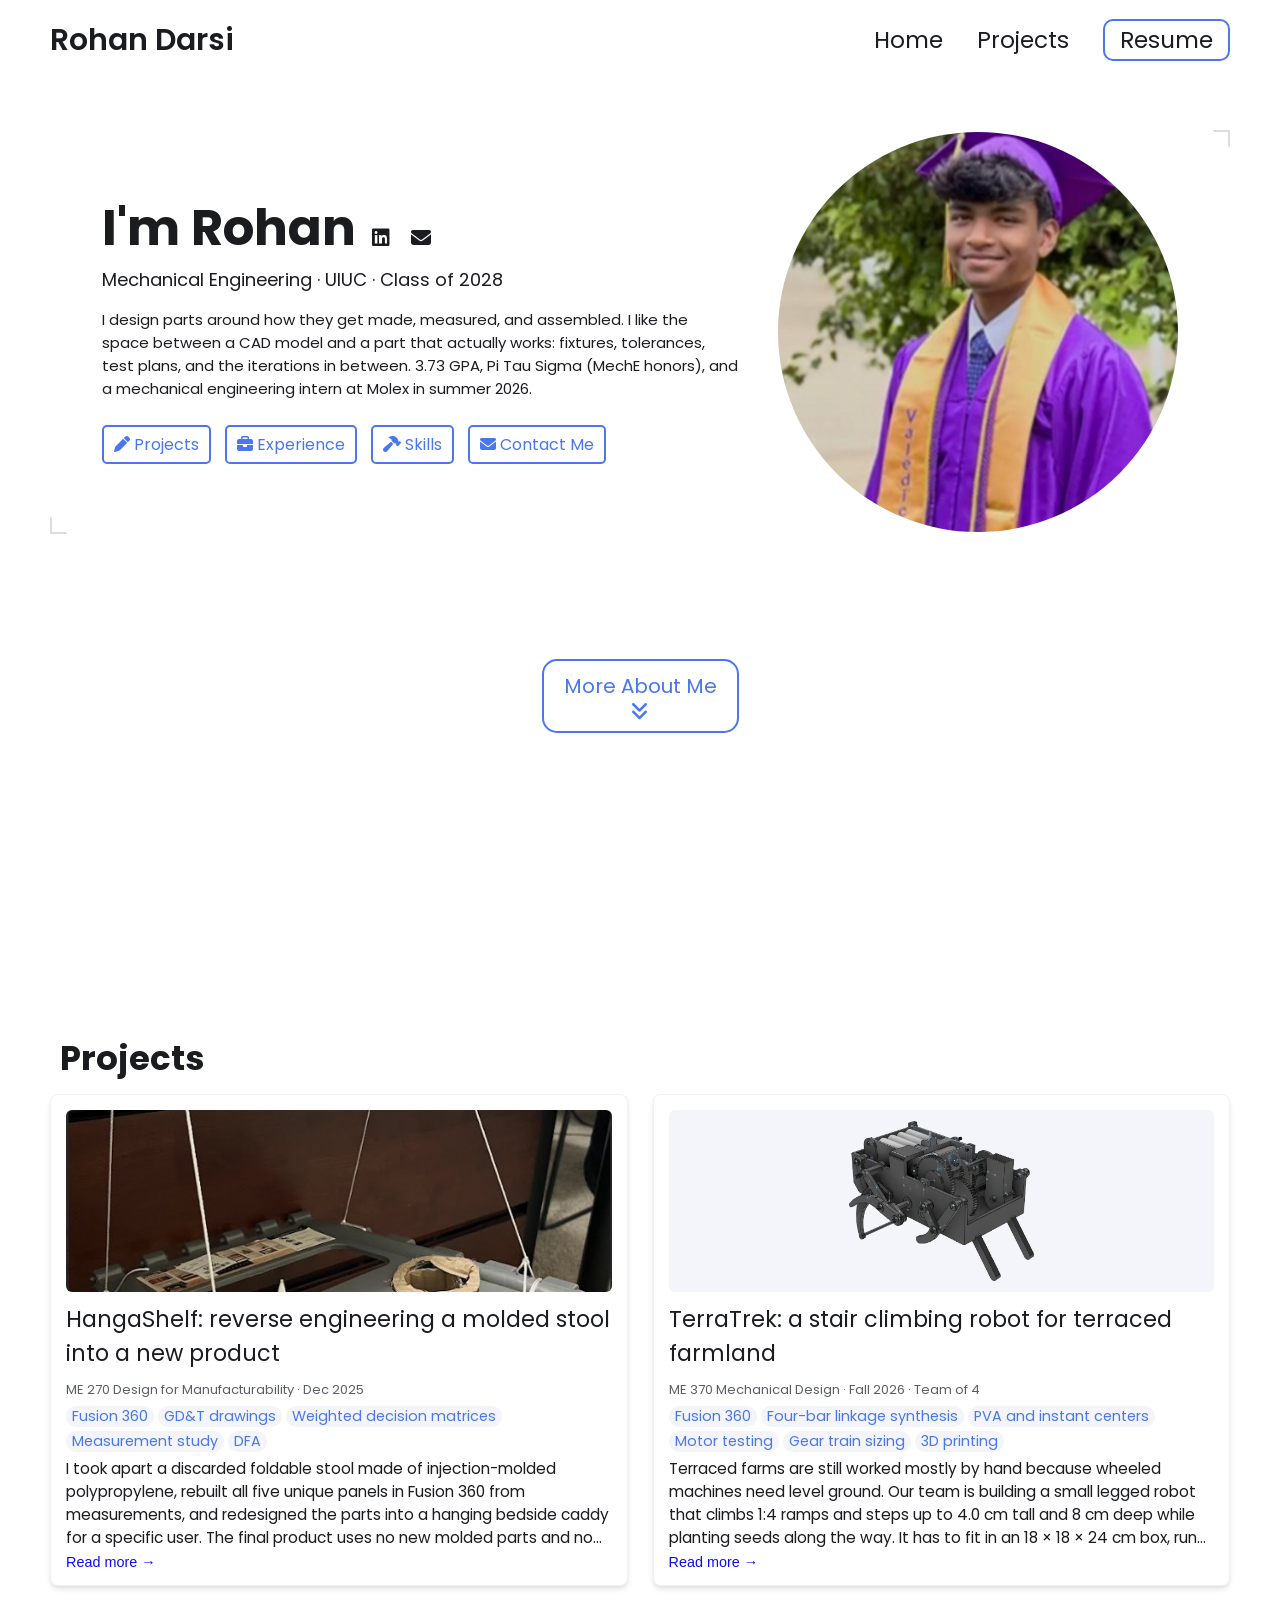
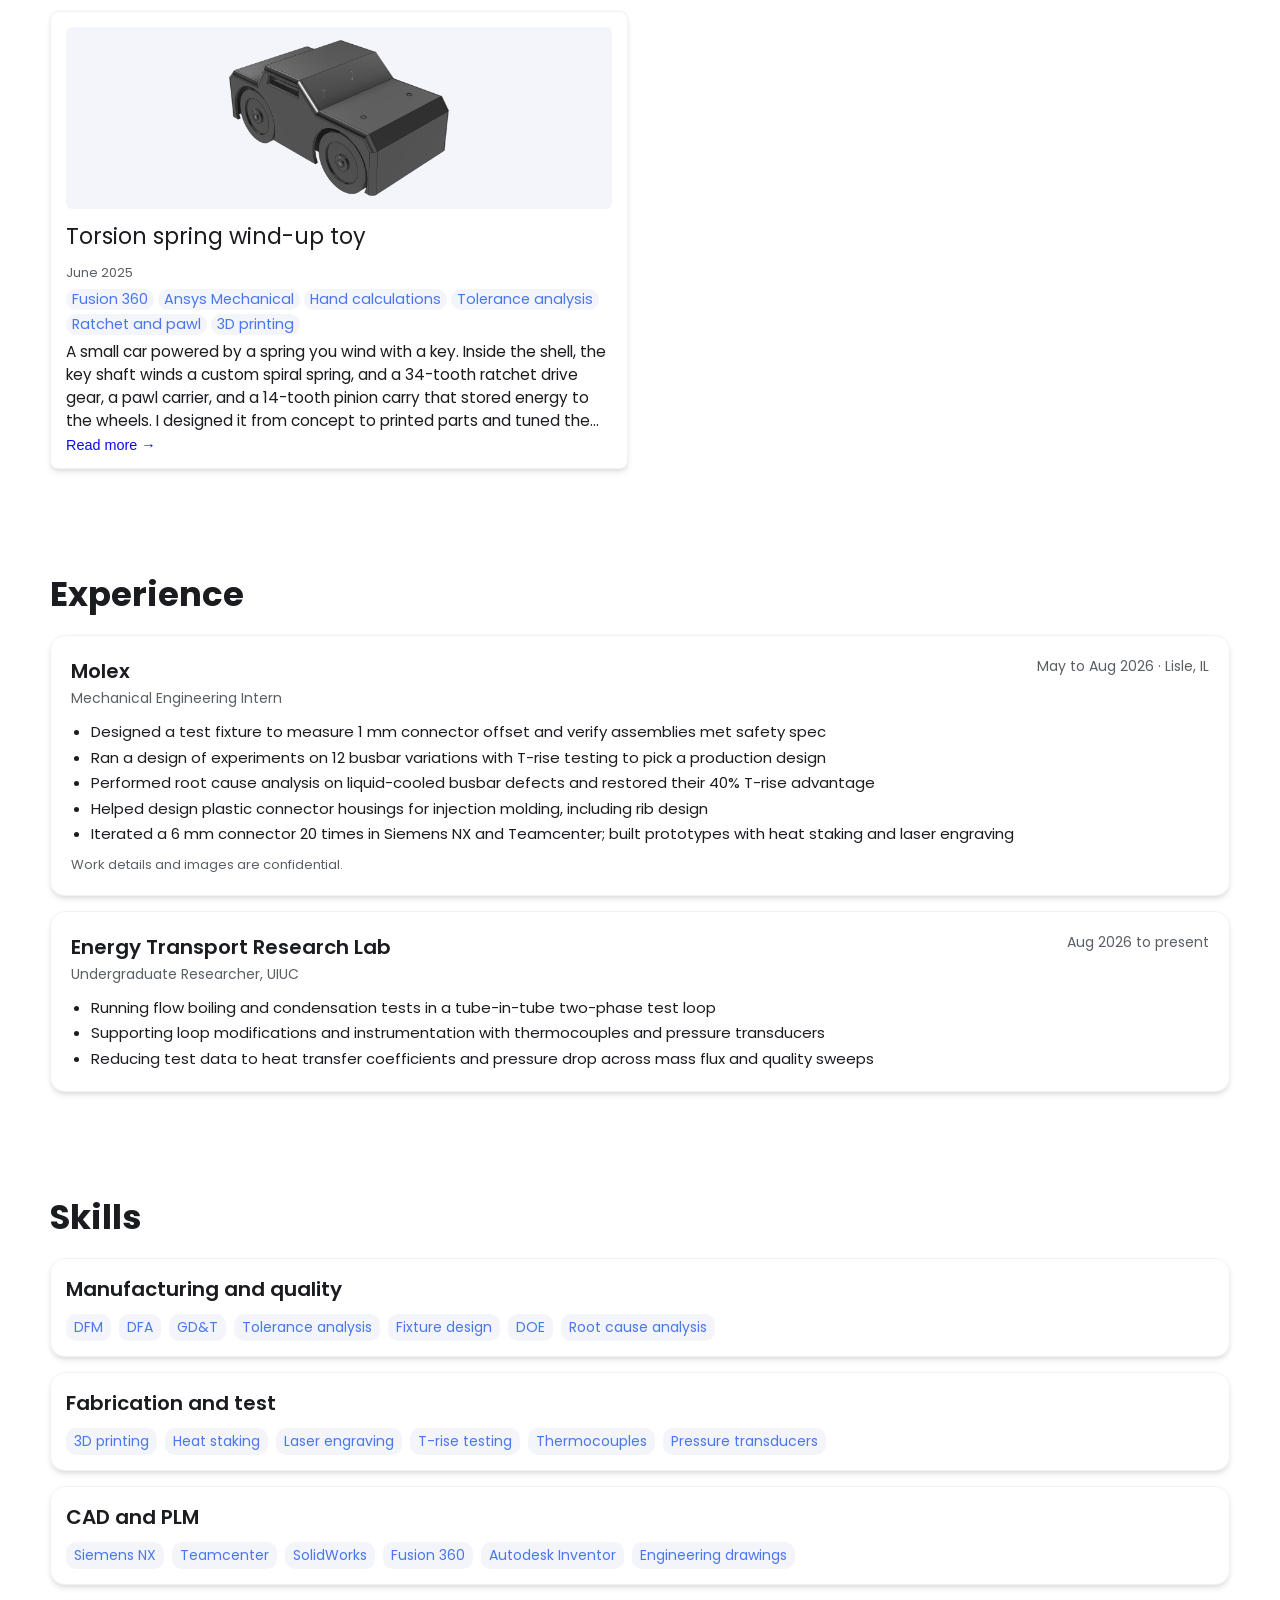
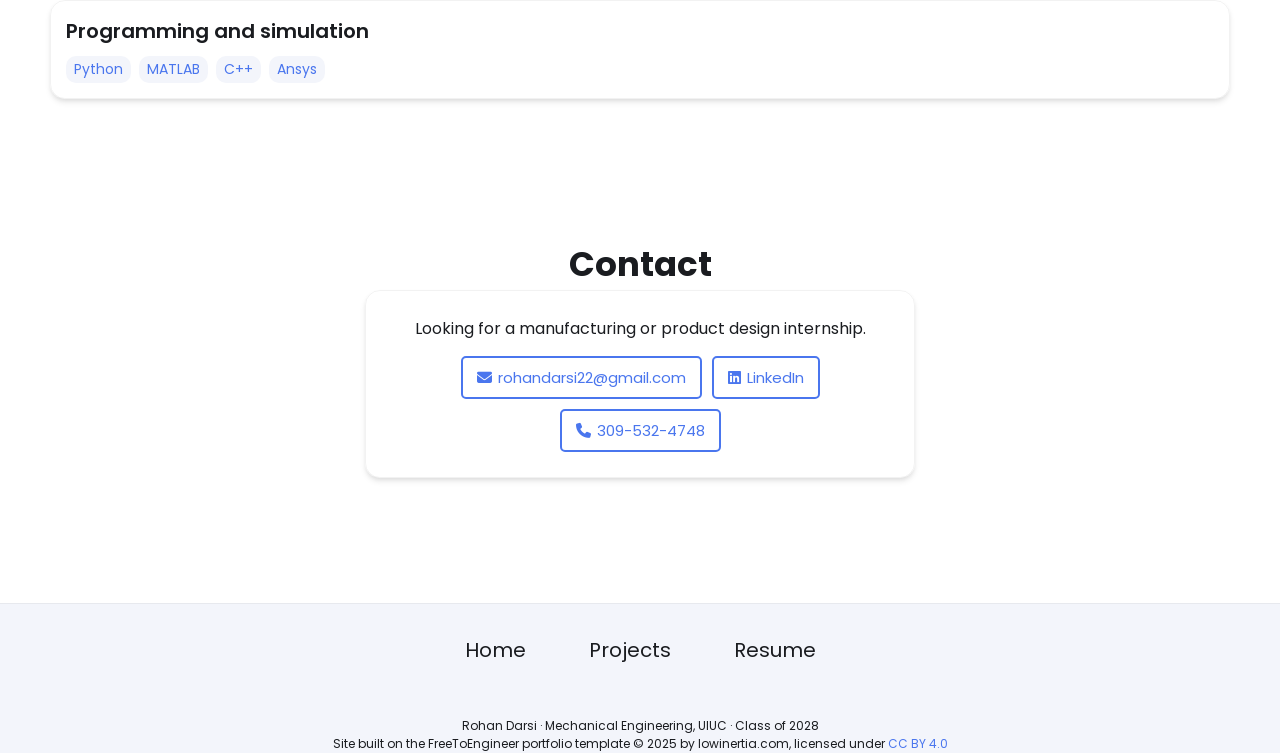
<file: index.html>
<!DOCTYPE html>
<html lang="en">
<head>
    <meta charset="UTF-8">
    <meta name="viewport" content="width=device-width, initial-scale=1.0">
    <title>Rohan Darsi | Engineering Portfolio</title>
    <meta name="description" content="Mechanical engineering portfolio of Rohan Darsi, University of Illinois Urbana-Champaign.">
    <link rel="preconnect" href="https://fonts.googleapis.com">
    <link rel="preconnect" href="https://fonts.gstatic.com" crossorigin>
    <link href="https://fonts.googleapis.com/css2?family=Poppins:wght@400;600&display=swap" rel="stylesheet">
    <link rel="stylesheet" href="https://cdnjs.cloudflare.com/ajax/libs/font-awesome/6.7.2/css/all.min.css" integrity="sha512-Evv84Mr4kqVGRNSgIGL/F/aIDqQb7xQ2vcrdIwxfjThSH8CSR7PBEakCr51Ck+w+/U6swU2Im1vVX0SVk9ABhg==" crossorigin="anonymous" referrerpolicy="no-referrer" />
    <link rel="stylesheet" href="/css/styles.css">
    <link rel="stylesheet" href="/css/custom.css">
    <script src="/assets/js/script.js"></script>
</head>
<body>
<nav>
    <div class="left"><a href="/">Rohan Darsi</a></div>
    <div class="right desktop-nav">
        <a href="/"><span>Home</span></a>
        <a href="/projects/"><span>Projects</span></a>
        <a href="/assets/resume/resume.pdf" target="_blank" rel="noopener noreferrer"><span>Resume</span></a>
    </div>
    <button class="menu-toggle" aria-label="Toggle menu"><i class="fa fa-bars fa-2x"></i></button>
    <div class="mobile-nav">
        <a href="/"><span>Home</span></a>
        <a href="/projects/"><span>Projects</span></a>
        <a href="/assets/resume/resume.pdf" target="_blank" rel="noopener noreferrer"><span>Resume</span></a>
    </div>
</nav>
<div class="page">
<section class="hero-section">
    <div class="group">
        <div class="text">
            <h2>
                I'm Rohan
                <span class="external-links">
                    <a href="https://linkedin.com/in/rohandarsi" target="_blank" rel="noopener noreferrer" aria-label="LinkedIn"><i class="fa-brands fa-linkedin"></i></a>
                    <a href="mailto:rohandarsi22@gmail.com" aria-label="Email"><i class="fa-solid fa-envelope"></i></a>
                </span>
            </h2>
            <h3>Mechanical Engineering · UIUC · Class of 2028</h3>
            <p>I design parts around how they get made, measured, and assembled. I like the space between a CAD model and a part that actually works: fixtures, tolerances, test plans, and the iterations in between. 3.73 GPA, Pi Tau Sigma (MechE honors), and a mechanical engineering intern at Molex in summer 2026.</p>
            <div class="links">
                <a href="#projects"><i class="fa-solid fa-pen"></i> <span>Projects</span></a>
                <a href="#experience"><i class="fa-solid fa-briefcase"></i> <span>Experience</span></a>
                <a href="#skills"><i class="fa-solid fa-hammer"></i> <span>Skills</span></a>
                <a href="#contact"><i class="fa-solid fa-envelope"></i> <span>Contact Me</span></a>
            </div>
        </div>
        <div class="headshot">
            <img src="/assets/images/profile-image/headshot.jpg" alt="Rohan Darsi headshot">
        </div>
    </div>
</section>

<div class="arrow">
    <a href="#projects">
        More About Me
        <i class="fa-solid fa-angles-down"></i>
    </a>
</div>
<section id="projects" class="project-grid-section">
    <h2>Projects</h2>
    <div class="grid-container">
<a href="/projects/hangashelf/" class="project-link">
    <div class="project-card">
        <img src="/images/caddy_photo.jpg" alt="HangaShelf: reverse engineering a molded stool into a new product image">
        <h3 class="project-title">HangaShelf: reverse engineering a molded stool into a new product</h3>
        <span class="project-meta">ME 270 Design for Manufacturability · Dec 2025</span>
        <div class="project-skills"><span class="skill">Fusion 360</span><span class="skill">GD&amp;T drawings</span><span class="skill">Weighted decision matrices</span><span class="skill">Measurement study</span><span class="skill">DFA</span></div>
        <p class="project-description">I took apart a discarded foldable stool made of injection-molded polypropylene, rebuilt all five unique panels in Fusion 360 from measurements, and redesigned the parts into a hanging bedside caddy for a specific user. The final product uses no new molded parts and no fasteners, and every panel I didn&#x27;t reuse goes to PP recycling.</p>
        <button class="read-more">Read more →</button>
    </div>
</a>
<a href="/projects/terratrek/" class="project-link">
    <div class="project-card">
        <img src="/images/w1.png" class="contain" alt="TerraTrek: a stair climbing robot for terraced farmland image">
        <h3 class="project-title">TerraTrek: a stair climbing robot for terraced farmland</h3>
        <span class="project-meta">ME 370 Mechanical Design · Fall 2026 · Team of 4</span>
        <div class="project-skills"><span class="skill">Fusion 360</span><span class="skill">Four-bar linkage synthesis</span><span class="skill">PVA and instant centers</span><span class="skill">Motor testing</span><span class="skill">Gear train sizing</span><span class="skill">3D printing</span></div>
        <p class="project-description">Terraced farms are still worked mostly by hand because wheeled machines need level ground. Our team is building a small legged robot that climbs 1:4 ramps and steps up to 4.0 cm tall and 8 cm deep while planting seeds along the way. It has to fit in an 18 × 18 × 24 cm box, run on one motor, use at most eight legs, and stay under a $60 budget. Every leg is a crank-rocker four-bar linkage, and the drivetrain, linkages, and seed mechanism were all modeled in Fusion 360 and backed by analysis.</p>
        <button class="read-more">Read more →</button>
    </div>
</a>
<a href="/projects/windup-toy/" class="project-link">
    <div class="project-card">
        <img src="/images/t1.png" class="contain" alt="Torsion spring wind-up toy image">
        <h3 class="project-title">Torsion spring wind-up toy</h3>
        <span class="project-meta">June 2025</span>
        <div class="project-skills"><span class="skill">Fusion 360</span><span class="skill">Ansys Mechanical</span><span class="skill">Hand calculations</span><span class="skill">Tolerance analysis</span><span class="skill">Ratchet and pawl</span><span class="skill">3D printing</span></div>
        <p class="project-description">A small car powered by a spring you wind with a key. Inside the shell, the key shaft winds a custom spiral spring, and a 34-tooth ratchet drive gear, a pawl carrier, and a 14-tooth pinion carry that stored energy to the wheels. I designed it from concept to printed parts and tuned the fits through several rounds of fit and function testing.</p>
        <button class="read-more">Read more →</button>
    </div>
</a>
    </div>
</section>
<section id="experience" class="experience-section">
    <h2>Experience</h2>
    <div class="exp-card">
        <div class="exp-head"><h3>Molex</h3><span>May to Aug 2026 · Lisle, IL</span></div>
        <span class="exp-role">Mechanical Engineering Intern</span>
        <ul><li>Designed a test fixture to measure 1 mm connector offset and verify assemblies met safety spec</li><li>Ran a design of experiments on 12 busbar variations with T-rise testing to pick a production design</li><li>Performed root cause analysis on liquid-cooled busbar defects and restored their 40% T-rise advantage</li><li>Helped design plastic connector housings for injection molding, including rib design</li><li>Iterated a 6 mm connector 20 times in Siemens NX and Teamcenter; built prototypes with heat staking and laser engraving</li></ul>
        <p class="note">Work details and images are confidential.</p>
    </div>
    <div class="exp-card">
        <div class="exp-head"><h3>Energy Transport Research Lab</h3><span>Aug 2026 to present</span></div>
        <span class="exp-role">Undergraduate Researcher, UIUC</span>
        <ul><li>Running flow boiling and condensation tests in a tube-in-tube two-phase test loop</li><li>Supporting loop modifications and instrumentation with thermocouples and pressure transducers</li><li>Reducing test data to heat transfer coefficients and pressure drop across mass flux and quality sweeps</li></ul>
        
    </div>
</section>
<section id="skills" class="skills-section">
    <h2>Skills</h2>
    <ul class="skill-categories">
        <li>
            <div class="skills-card">
                <span class="category-label">Manufacturing and quality</span>
                <ul class="skills-list"><li class="skill">DFM</li><li class="skill">DFA</li><li class="skill">GD&amp;T</li><li class="skill">Tolerance analysis</li><li class="skill">Fixture design</li><li class="skill">DOE</li><li class="skill">Root cause analysis</li></ul>
            </div>
        </li>
        <li>
            <div class="skills-card">
                <span class="category-label">Fabrication and test</span>
                <ul class="skills-list"><li class="skill">3D printing</li><li class="skill">Heat staking</li><li class="skill">Laser engraving</li><li class="skill">T-rise testing</li><li class="skill">Thermocouples</li><li class="skill">Pressure transducers</li></ul>
            </div>
        </li>
        <li>
            <div class="skills-card">
                <span class="category-label">CAD and PLM</span>
                <ul class="skills-list"><li class="skill">Siemens NX</li><li class="skill">Teamcenter</li><li class="skill">SolidWorks</li><li class="skill">Fusion 360</li><li class="skill">Autodesk Inventor</li><li class="skill">Engineering drawings</li></ul>
            </div>
        </li>
        <li>
            <div class="skills-card">
                <span class="category-label">Programming and simulation</span>
                <ul class="skills-list"><li class="skill">Python</li><li class="skill">MATLAB</li><li class="skill">C++</li><li class="skill">Ansys</li></ul>
            </div>
        </li>
    </ul>
</section>
<section id="contact" class="contact-section">
    <h2>Contact</h2>
    <div class="contact-card">
        <p>Looking for a manufacturing or product design internship.</p>
        <div class="contact-links">
            <a href="mailto:rohandarsi22@gmail.com"><i class="fa-solid fa-envelope"></i>rohandarsi22@gmail.com</a>
            <a href="https://linkedin.com/in/rohandarsi" target="_blank" rel="noopener noreferrer"><i class="fa-brands fa-linkedin"></i>LinkedIn</a>
            <a href="tel:3095324748"><i class="fa-solid fa-phone"></i>309-532-4748</a>
        </div>
    </div>
</section>
</div>
<footer>
    <div class="footer-content">
        <div class="links">
            <a href="/"><span>Home</span></a>
            <a href="/projects/"><span>Projects</span></a>
            <a href="/assets/resume/resume.pdf" target="_blank" rel="noopener noreferrer"><span>Resume</span></a>
        </div>
    </div>
    <div class="license">
        <p>Rohan Darsi · Mechanical Engineering, UIUC · Class of 2028</p>
        <p>Site built on the FreeToEngineer portfolio template © 2025 by lowinertia.com, licensed under <a href="https://creativecommons.org/licenses/by/4.0/?ref=chooser-v1">CC BY 4.0</a></p>
    </div>
</footer>
</body>
</html>
</file>
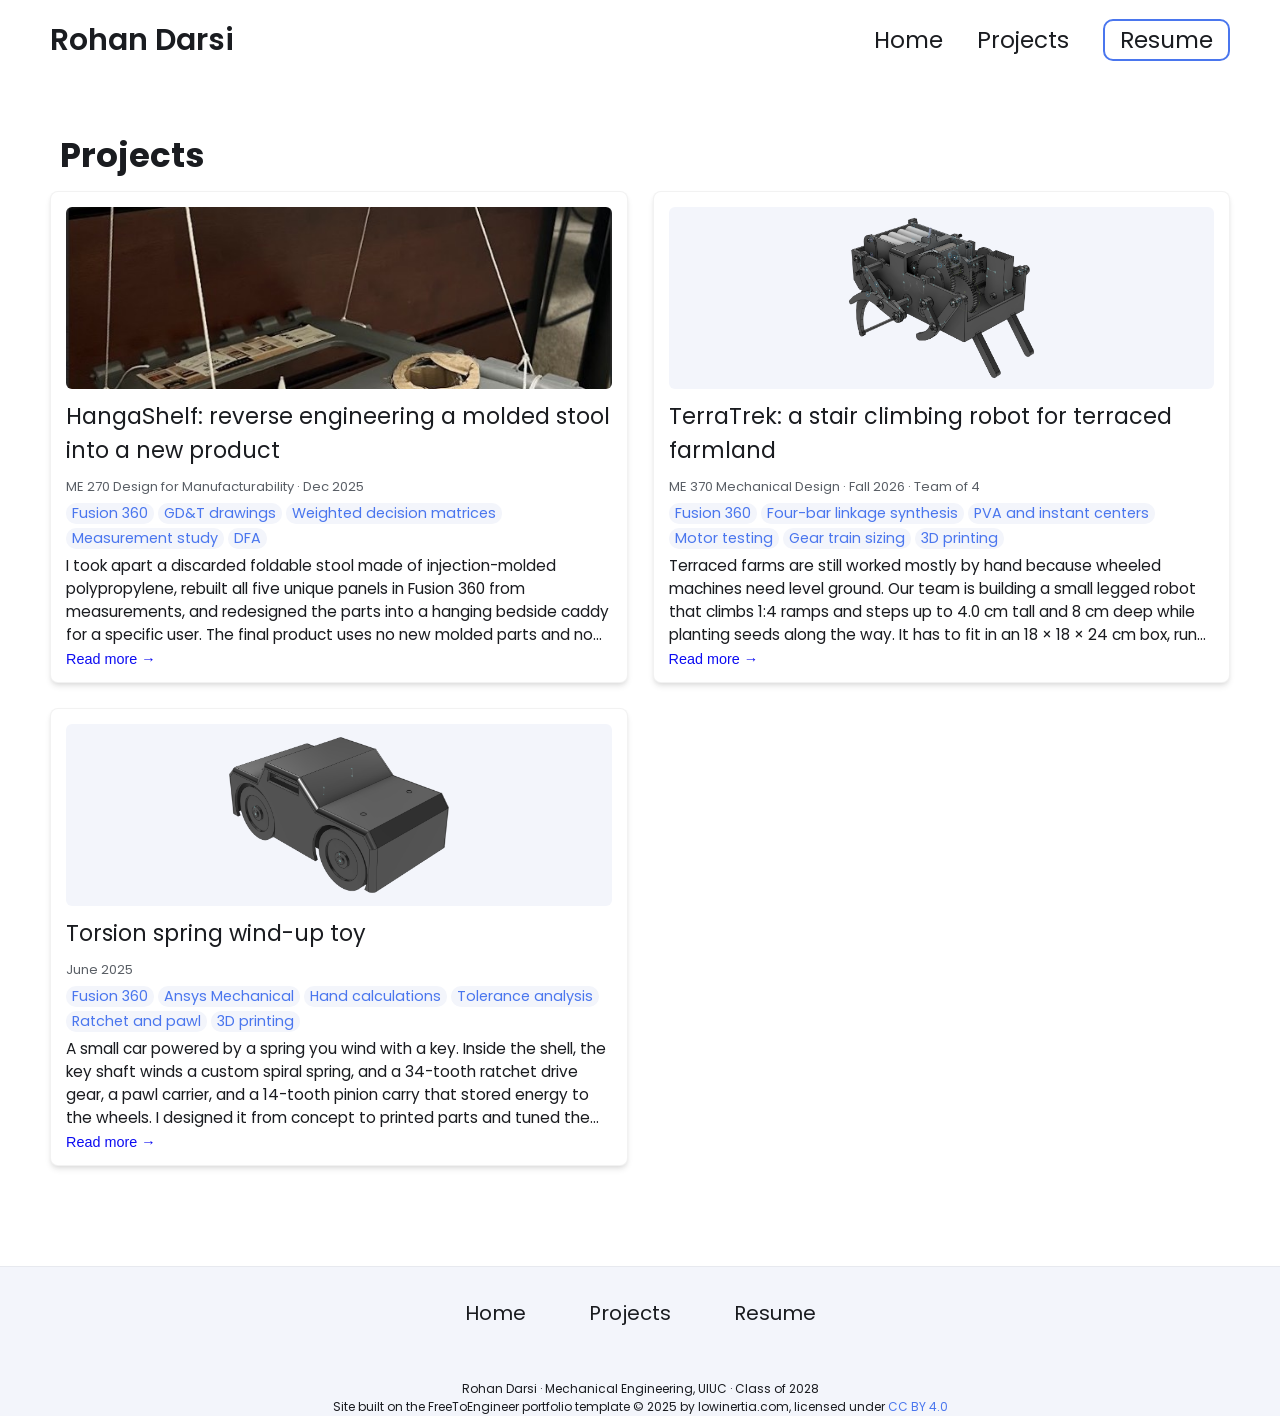
<file: projects/index.html>
<!DOCTYPE html>
<html lang="en">
<head>
    <meta charset="UTF-8">
    <meta name="viewport" content="width=device-width, initial-scale=1.0">
    <title>Projects | Rohan Darsi</title>
    <meta name="description" content="Mechanical engineering portfolio of Rohan Darsi, University of Illinois Urbana-Champaign.">
    <link rel="preconnect" href="https://fonts.googleapis.com">
    <link rel="preconnect" href="https://fonts.gstatic.com" crossorigin>
    <link href="https://fonts.googleapis.com/css2?family=Poppins:wght@400;600&display=swap" rel="stylesheet">
    <link rel="stylesheet" href="https://cdnjs.cloudflare.com/ajax/libs/font-awesome/6.7.2/css/all.min.css" integrity="sha512-Evv84Mr4kqVGRNSgIGL/F/aIDqQb7xQ2vcrdIwxfjThSH8CSR7PBEakCr51Ck+w+/U6swU2Im1vVX0SVk9ABhg==" crossorigin="anonymous" referrerpolicy="no-referrer" />
    <link rel="stylesheet" href="/css/styles.css">
    <link rel="stylesheet" href="/css/custom.css">
    <script src="/assets/js/script.js"></script>
</head>
<body>
<nav>
    <div class="left"><a href="/">Rohan Darsi</a></div>
    <div class="right desktop-nav">
        <a href="/"><span>Home</span></a>
        <a href="/projects/"><span>Projects</span></a>
        <a href="/assets/resume/resume.pdf" target="_blank" rel="noopener noreferrer"><span>Resume</span></a>
    </div>
    <button class="menu-toggle" aria-label="Toggle menu"><i class="fa fa-bars fa-2x"></i></button>
    <div class="mobile-nav">
        <a href="/"><span>Home</span></a>
        <a href="/projects/"><span>Projects</span></a>
        <a href="/assets/resume/resume.pdf" target="_blank" rel="noopener noreferrer"><span>Resume</span></a>
    </div>
</nav>
<div class="page">
<section id="projects" class="project-grid-section">
    <h2>Projects</h2>
    <div class="grid-container">
<a href="/projects/hangashelf/" class="project-link">
    <div class="project-card">
        <img src="/images/caddy_photo.jpg" alt="HangaShelf: reverse engineering a molded stool into a new product image">
        <h3 class="project-title">HangaShelf: reverse engineering a molded stool into a new product</h3>
        <span class="project-meta">ME 270 Design for Manufacturability · Dec 2025</span>
        <div class="project-skills"><span class="skill">Fusion 360</span><span class="skill">GD&amp;T drawings</span><span class="skill">Weighted decision matrices</span><span class="skill">Measurement study</span><span class="skill">DFA</span></div>
        <p class="project-description">I took apart a discarded foldable stool made of injection-molded polypropylene, rebuilt all five unique panels in Fusion 360 from measurements, and redesigned the parts into a hanging bedside caddy for a specific user. The final product uses no new molded parts and no fasteners, and every panel I didn&#x27;t reuse goes to PP recycling.</p>
        <button class="read-more">Read more →</button>
    </div>
</a>
<a href="/projects/terratrek/" class="project-link">
    <div class="project-card">
        <img src="/images/w1.png" class="contain" alt="TerraTrek: a stair climbing robot for terraced farmland image">
        <h3 class="project-title">TerraTrek: a stair climbing robot for terraced farmland</h3>
        <span class="project-meta">ME 370 Mechanical Design · Fall 2026 · Team of 4</span>
        <div class="project-skills"><span class="skill">Fusion 360</span><span class="skill">Four-bar linkage synthesis</span><span class="skill">PVA and instant centers</span><span class="skill">Motor testing</span><span class="skill">Gear train sizing</span><span class="skill">3D printing</span></div>
        <p class="project-description">Terraced farms are still worked mostly by hand because wheeled machines need level ground. Our team is building a small legged robot that climbs 1:4 ramps and steps up to 4.0 cm tall and 8 cm deep while planting seeds along the way. It has to fit in an 18 × 18 × 24 cm box, run on one motor, use at most eight legs, and stay under a $60 budget. Every leg is a crank-rocker four-bar linkage, and the drivetrain, linkages, and seed mechanism were all modeled in Fusion 360 and backed by analysis.</p>
        <button class="read-more">Read more →</button>
    </div>
</a>
<a href="/projects/windup-toy/" class="project-link">
    <div class="project-card">
        <img src="/images/t1.png" class="contain" alt="Torsion spring wind-up toy image">
        <h3 class="project-title">Torsion spring wind-up toy</h3>
        <span class="project-meta">June 2025</span>
        <div class="project-skills"><span class="skill">Fusion 360</span><span class="skill">Ansys Mechanical</span><span class="skill">Hand calculations</span><span class="skill">Tolerance analysis</span><span class="skill">Ratchet and pawl</span><span class="skill">3D printing</span></div>
        <p class="project-description">A small car powered by a spring you wind with a key. Inside the shell, the key shaft winds a custom spiral spring, and a 34-tooth ratchet drive gear, a pawl carrier, and a 14-tooth pinion carry that stored energy to the wheels. I designed it from concept to printed parts and tuned the fits through several rounds of fit and function testing.</p>
        <button class="read-more">Read more →</button>
    </div>
</a>
    </div>
</section>
</div>
<footer>
    <div class="footer-content">
        <div class="links">
            <a href="/"><span>Home</span></a>
            <a href="/projects/"><span>Projects</span></a>
            <a href="/assets/resume/resume.pdf" target="_blank" rel="noopener noreferrer"><span>Resume</span></a>
        </div>
    </div>
    <div class="license">
        <p>Rohan Darsi · Mechanical Engineering, UIUC · Class of 2028</p>
        <p>Site built on the FreeToEngineer portfolio template © 2025 by lowinertia.com, licensed under <a href="https://creativecommons.org/licenses/by/4.0/?ref=chooser-v1">CC BY 4.0</a></p>
    </div>
</footer>
</body>
</html>
</file>
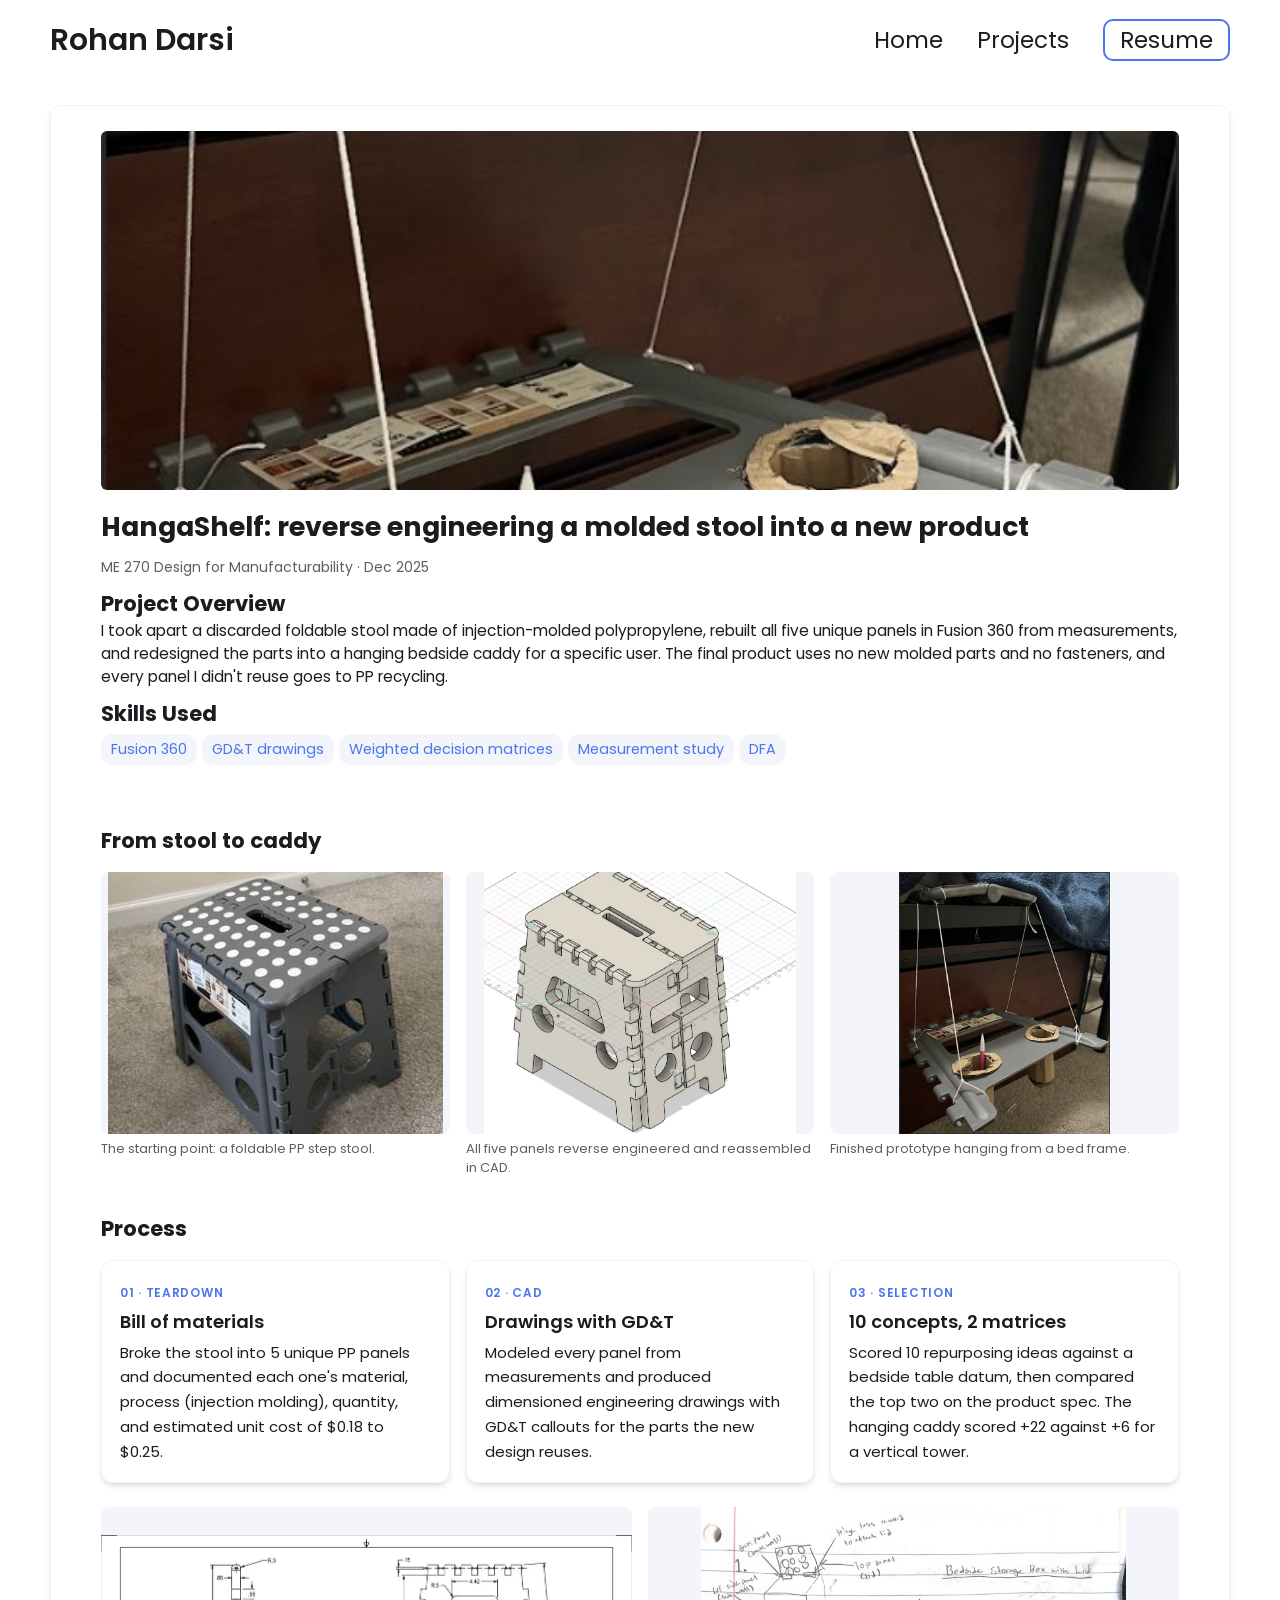
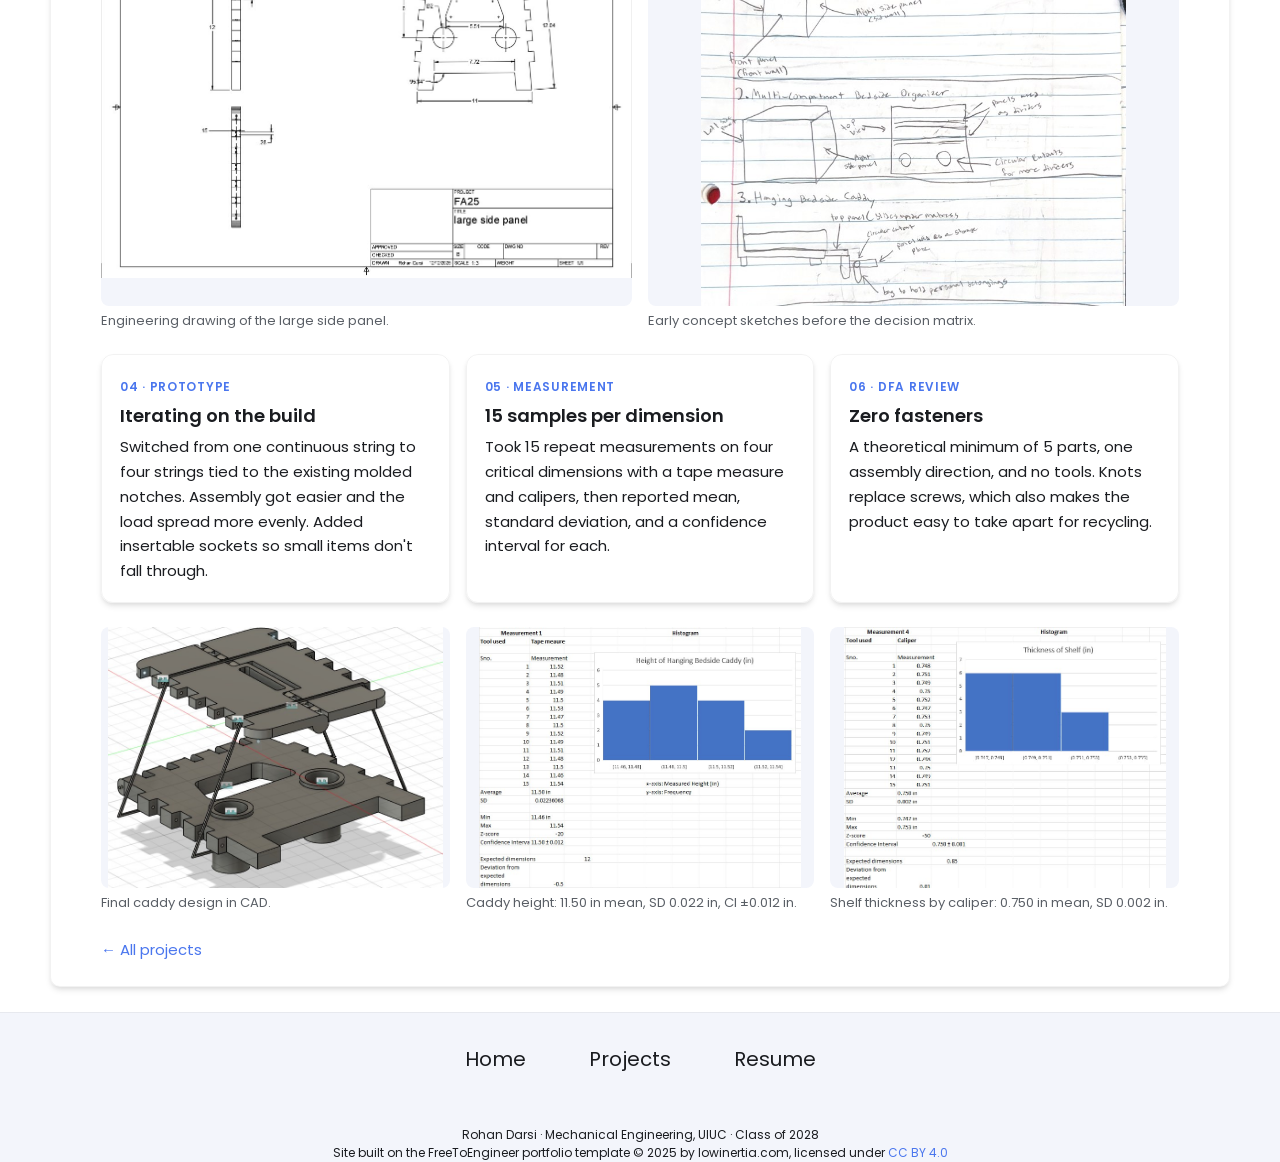
<file: projects/hangashelf/index.html>
<!DOCTYPE html>
<html lang="en">
<head>
    <meta charset="UTF-8">
    <meta name="viewport" content="width=device-width, initial-scale=1.0">
    <title>HangaShelf: reverse engineering a molded stool into a new product | Rohan Darsi</title>
    <meta name="description" content="I took apart a discarded foldable stool made of injection-molded polypropylene, rebuilt all five unique panels in Fusion 360 from measurements, and re">
    <link rel="preconnect" href="https://fonts.googleapis.com">
    <link rel="preconnect" href="https://fonts.gstatic.com" crossorigin>
    <link href="https://fonts.googleapis.com/css2?family=Poppins:wght@400;600&display=swap" rel="stylesheet">
    <link rel="stylesheet" href="https://cdnjs.cloudflare.com/ajax/libs/font-awesome/6.7.2/css/all.min.css" integrity="sha512-Evv84Mr4kqVGRNSgIGL/F/aIDqQb7xQ2vcrdIwxfjThSH8CSR7PBEakCr51Ck+w+/U6swU2Im1vVX0SVk9ABhg==" crossorigin="anonymous" referrerpolicy="no-referrer" />
    <link rel="stylesheet" href="/css/styles.css">
    <link rel="stylesheet" href="/css/custom.css">
    <script src="/assets/js/script.js"></script>
</head>
<body>
<nav>
    <div class="left"><a href="/">Rohan Darsi</a></div>
    <div class="right desktop-nav">
        <a href="/"><span>Home</span></a>
        <a href="/projects/"><span>Projects</span></a>
        <a href="/assets/resume/resume.pdf" target="_blank" rel="noopener noreferrer"><span>Resume</span></a>
    </div>
    <button class="menu-toggle" aria-label="Toggle menu"><i class="fa fa-bars fa-2x"></i></button>
    <div class="mobile-nav">
        <a href="/"><span>Home</span></a>
        <a href="/projects/"><span>Projects</span></a>
        <a href="/assets/resume/resume.pdf" target="_blank" rel="noopener noreferrer"><span>Resume</span></a>
    </div>
</nav>
<div class="page">
<div class="post-view">
    <div class="summary">
        <img src="/images/caddy_photo.jpg" alt="HangaShelf: reverse engineering a molded stool into a new product image">
        <div class="title-header"><h1>HangaShelf: reverse engineering a molded stool into a new product</h1></div>
        <p class="meta">ME 270 Design for Manufacturability · Dec 2025</p>
        <div class="project-description">
            <h2>Project Overview</h2>
            <p>I took apart a discarded foldable stool made of injection-molded polypropylene, rebuilt all five unique panels in Fusion 360 from measurements, and redesigned the parts into a hanging bedside caddy for a specific user. The final product uses no new molded parts and no fasteners, and every panel I didn&#x27;t reuse goes to PP recycling.</p>
        </div>
        <div class="skills-card">
            <h2>Skills Used</h2>
            <div class="skills-list"><span class="skill">Fusion 360</span><span class="skill">GD&amp;T drawings</span><span class="skill">Weighted decision matrices</span><span class="skill">Measurement study</span><span class="skill">DFA</span></div>
        </div>
    </div>
    <div class="content">

<h2>From stool to caddy</h2>
<div class="figs">
<figure><img src="/images/stool_original.jpg" alt="Original foldable plastic step stool"><figcaption>The starting point: a foldable PP step stool.</figcaption></figure>
<figure><img src="/images/stool_cad.jpg" alt="Fusion 360 model of the reverse engineered stool assembly"><figcaption>All five panels reverse engineered and reassembled in CAD.</figcaption></figure>
<figure><img src="/images/caddy_photo.jpg" alt="Finished hanging caddy prototype hung from a bed frame"><figcaption>Finished prototype hanging from a bed frame.</figcaption></figure>
</div>

<h2>Process</h2>
<div class="steps">
<div class="step"><span class="label">01 · TEARDOWN</span><h3>Bill of materials</h3><p>Broke the stool into 5 unique PP panels and documented each one's material, process (injection molding), quantity, and estimated unit cost of $0.18 to $0.25.</p></div>
<div class="step"><span class="label">02 · CAD</span><h3>Drawings with GD&amp;T</h3><p>Modeled every panel from measurements and produced dimensioned engineering drawings with GD&amp;T callouts for the parts the new design reuses.</p></div>
<div class="step"><span class="label">03 · SELECTION</span><h3>10 concepts, 2 matrices</h3><p>Scored 10 repurposing ideas against a bedside table datum, then compared the top two on the product spec. The hanging caddy scored +22 against +6 for a vertical tower.</p></div>
</div>
<div class="figs">
<figure><img src="/images/panel_drawing.jpg" alt="Engineering drawing of the large side panel with GD&amp;T callouts"><figcaption>Engineering drawing of the large side panel.</figcaption></figure>
<figure><img src="/images/concepts.jpg" alt="Hand sketches of early repurposing concepts"><figcaption>Early concept sketches before the decision matrix.</figcaption></figure>
</div>

<div class="steps">
<div class="step"><span class="label">04 · PROTOTYPE</span><h3>Iterating on the build</h3><p>Switched from one continuous string to four strings tied to the existing molded notches. Assembly got easier and the load spread more evenly. Added insertable sockets so small items don't fall through.</p></div>
<div class="step"><span class="label">05 · MEASUREMENT</span><h3>15 samples per dimension</h3><p>Took 15 repeat measurements on four critical dimensions with a tape measure and calipers, then reported mean, standard deviation, and a confidence interval for each.</p></div>
<div class="step"><span class="label">06 · DFA REVIEW</span><h3>Zero fasteners</h3><p>A theoretical minimum of 5 parts, one assembly direction, and no tools. Knots replace screws, which also makes the product easy to take apart for recycling.</p></div>
</div>
<div class="figs">
<figure><img src="/images/caddy_cad.jpg" alt="Fusion 360 model of the hanging bedside caddy"><figcaption>Final caddy design in CAD.</figcaption></figure>
<figure><img src="/images/measure_height.jpg" alt="Spreadsheet and histogram of 15 caddy height measurements"><figcaption>Caddy height: 11.50 in mean, SD 0.022 in, CI ±0.012 in.</figcaption></figure>
<figure><img src="/images/measure_thick.jpg" alt="Spreadsheet and histogram of 15 shelf thickness measurements taken with calipers"><figcaption>Shelf thickness by caliper: 0.750 in mean, SD 0.002 in.</figcaption></figure>
</div>

    </div>
    <a class="back" href="/projects/">← All projects</a>
</div>
</div>
<footer>
    <div class="footer-content">
        <div class="links">
            <a href="/"><span>Home</span></a>
            <a href="/projects/"><span>Projects</span></a>
            <a href="/assets/resume/resume.pdf" target="_blank" rel="noopener noreferrer"><span>Resume</span></a>
        </div>
    </div>
    <div class="license">
        <p>Rohan Darsi · Mechanical Engineering, UIUC · Class of 2028</p>
        <p>Site built on the FreeToEngineer portfolio template © 2025 by lowinertia.com, licensed under <a href="https://creativecommons.org/licenses/by/4.0/?ref=chooser-v1">CC BY 4.0</a></p>
    </div>
</footer>
</body>
</html>
</file>
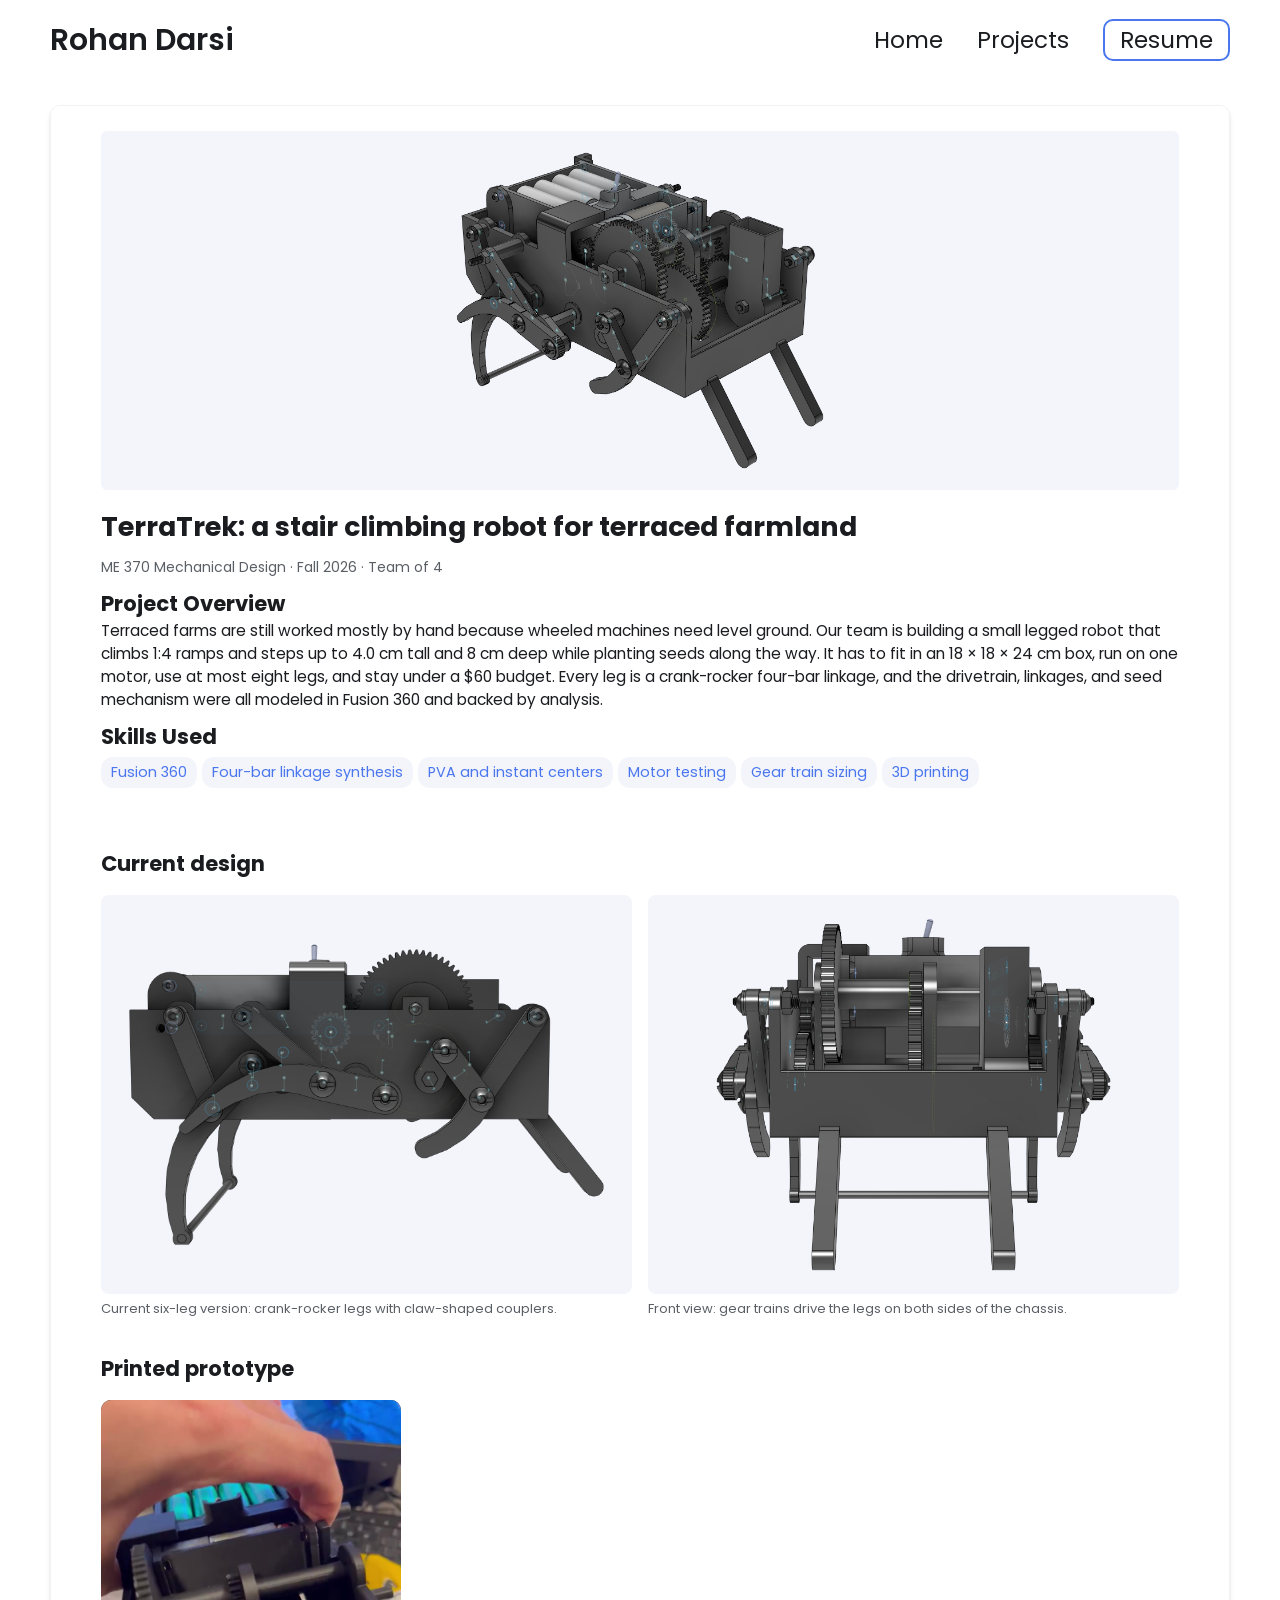
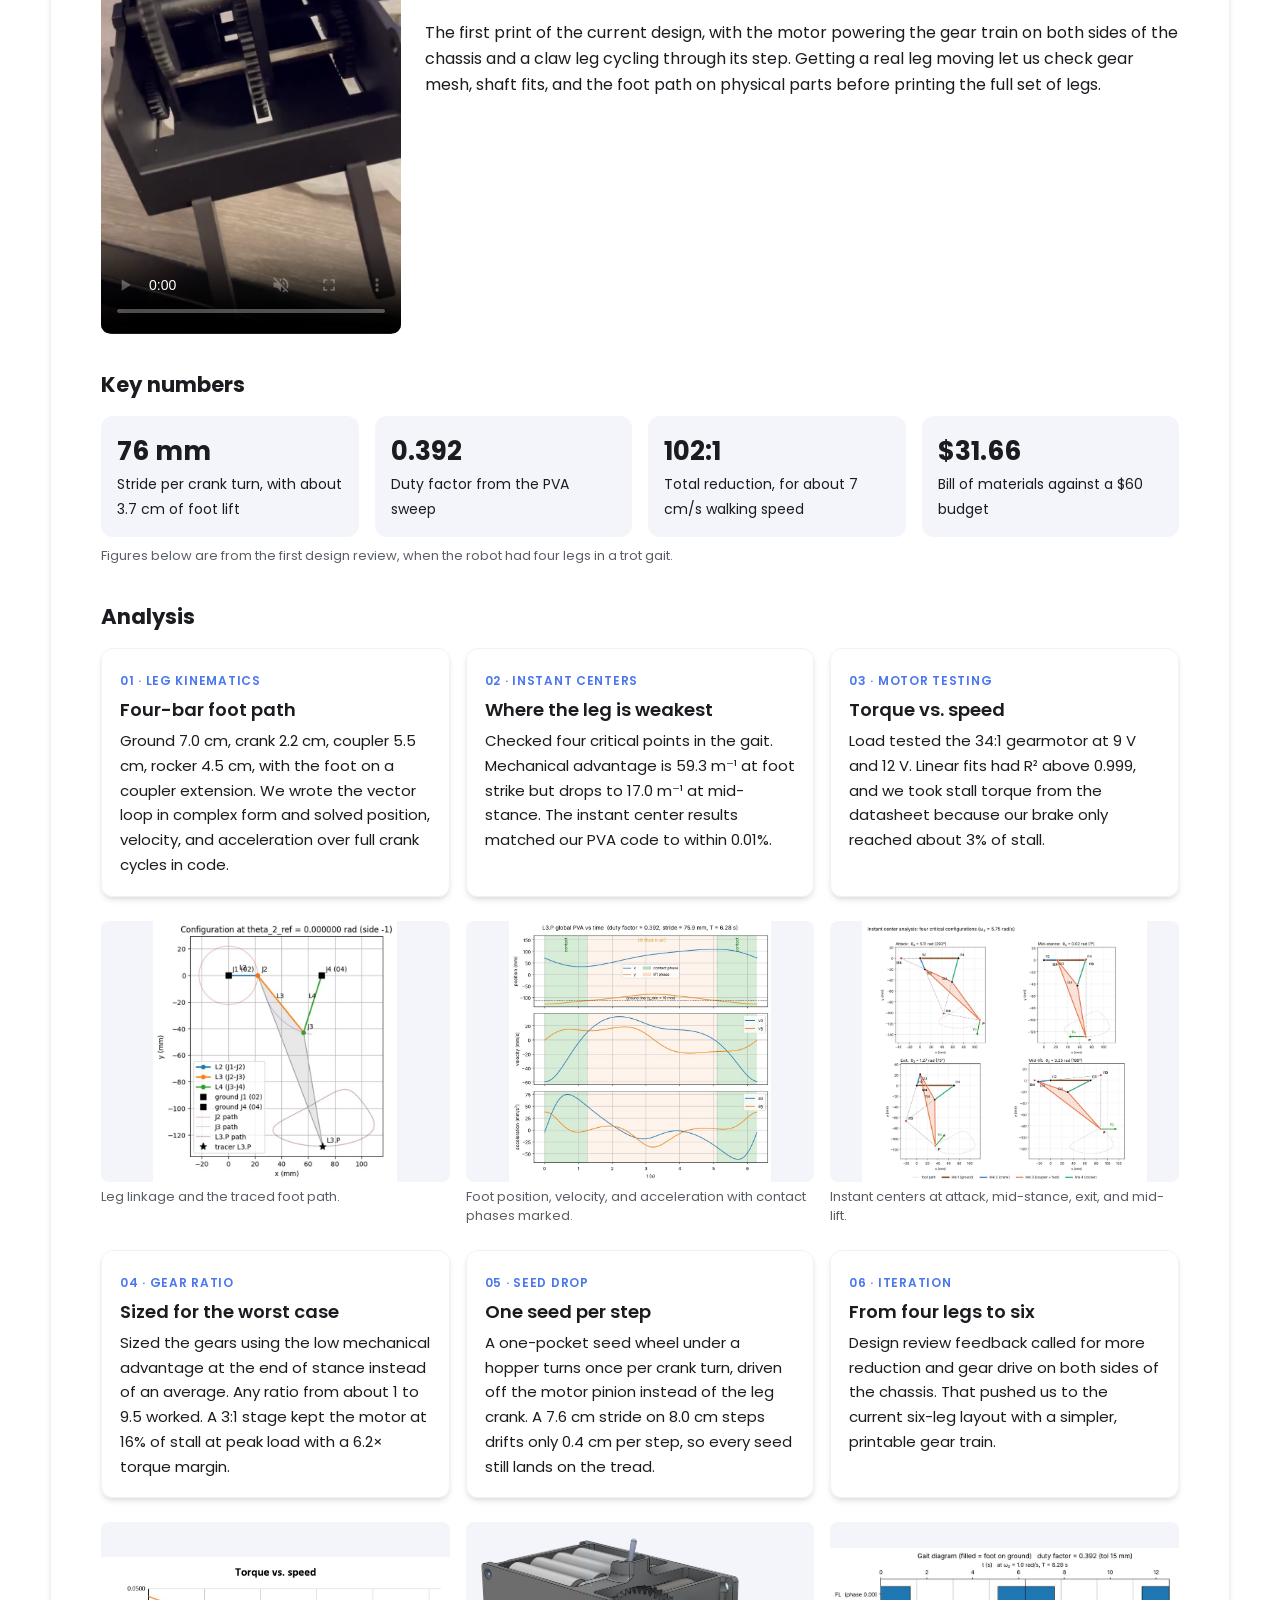
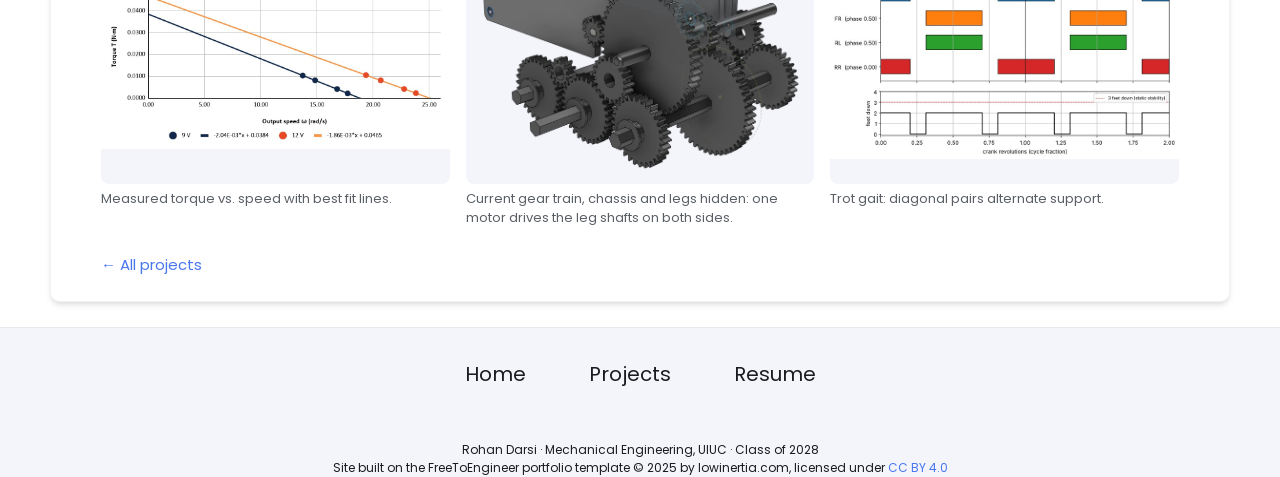
<file: projects/terratrek/index.html>
<!DOCTYPE html>
<html lang="en">
<head>
    <meta charset="UTF-8">
    <meta name="viewport" content="width=device-width, initial-scale=1.0">
    <title>TerraTrek: a stair climbing robot for terraced farmland | Rohan Darsi</title>
    <meta name="description" content="Terraced farms are still worked mostly by hand because wheeled machines need level ground. Our team is building a small legged robot that climbs 1:4 r">
    <link rel="preconnect" href="https://fonts.googleapis.com">
    <link rel="preconnect" href="https://fonts.gstatic.com" crossorigin>
    <link href="https://fonts.googleapis.com/css2?family=Poppins:wght@400;600&display=swap" rel="stylesheet">
    <link rel="stylesheet" href="https://cdnjs.cloudflare.com/ajax/libs/font-awesome/6.7.2/css/all.min.css" integrity="sha512-Evv84Mr4kqVGRNSgIGL/F/aIDqQb7xQ2vcrdIwxfjThSH8CSR7PBEakCr51Ck+w+/U6swU2Im1vVX0SVk9ABhg==" crossorigin="anonymous" referrerpolicy="no-referrer" />
    <link rel="stylesheet" href="/css/styles.css">
    <link rel="stylesheet" href="/css/custom.css">
    <script src="/assets/js/script.js"></script>
</head>
<body>
<nav>
    <div class="left"><a href="/">Rohan Darsi</a></div>
    <div class="right desktop-nav">
        <a href="/"><span>Home</span></a>
        <a href="/projects/"><span>Projects</span></a>
        <a href="/assets/resume/resume.pdf" target="_blank" rel="noopener noreferrer"><span>Resume</span></a>
    </div>
    <button class="menu-toggle" aria-label="Toggle menu"><i class="fa fa-bars fa-2x"></i></button>
    <div class="mobile-nav">
        <a href="/"><span>Home</span></a>
        <a href="/projects/"><span>Projects</span></a>
        <a href="/assets/resume/resume.pdf" target="_blank" rel="noopener noreferrer"><span>Resume</span></a>
    </div>
</nav>
<div class="page">
<div class="post-view">
    <div class="summary">
        <img src="/images/w1.png" class="contain" alt="TerraTrek: a stair climbing robot for terraced farmland image">
        <div class="title-header"><h1>TerraTrek: a stair climbing robot for terraced farmland</h1></div>
        <p class="meta">ME 370 Mechanical Design · Fall 2026 · Team of 4</p>
        <div class="project-description">
            <h2>Project Overview</h2>
            <p>Terraced farms are still worked mostly by hand because wheeled machines need level ground. Our team is building a small legged robot that climbs 1:4 ramps and steps up to 4.0 cm tall and 8 cm deep while planting seeds along the way. It has to fit in an 18 × 18 × 24 cm box, run on one motor, use at most eight legs, and stay under a $60 budget. Every leg is a crank-rocker four-bar linkage, and the drivetrain, linkages, and seed mechanism were all modeled in Fusion 360 and backed by analysis.</p>
        </div>
        <div class="skills-card">
            <h2>Skills Used</h2>
            <div class="skills-list"><span class="skill">Fusion 360</span><span class="skill">Four-bar linkage synthesis</span><span class="skill">PVA and instant centers</span><span class="skill">Motor testing</span><span class="skill">Gear train sizing</span><span class="skill">3D printing</span></div>
        </div>
    </div>
    <div class="content">

<h2>Current design</h2>
<div class="figs">
<figure><img src="/images/w3.png" alt="Side view of the six-leg walker showing the four-bar leg linkages"><figcaption>Current six-leg version: crank-rocker legs with claw-shaped couplers.</figcaption></figure>
<figure><img src="/images/w4.png" alt="Front view of the walker showing gear trains on both sides of the chassis"><figcaption>Front view: gear trains drive the legs on both sides of the chassis.</figcaption></figure>
</div>

<h2>Printed prototype</h2>
<div class="video-row">
<video src="/images/walker_prototype.mp4" poster="/images/walker_prototype_poster.jpg" autoplay muted loop playsinline controls preload="metadata" aria-label="Video of the printed walker prototype: the motor turns the gear train and drives one claw leg through its step"></video>
<div><p>The first print of the current design, with the motor powering the gear train on both sides of the chassis and a claw leg cycling through its step. Getting a real leg moving let us check gear mesh, shaft fits, and the foot path on physical parts before printing the full set of legs.</p></div>
</div>

<h2>Key numbers</h2>
<div class="stats">
<div class="stat"><b>76 mm</b><span>Stride per crank turn, with about 3.7 cm of foot lift</span></div>
<div class="stat"><b>0.392</b><span>Duty factor from the PVA sweep</span></div>
<div class="stat"><b>102:1</b><span>Total reduction, for about 7 cm/s walking speed</span></div>
<div class="stat"><b>$31.66</b><span>Bill of materials against a $60 budget</span></div>
</div>
<p class="note">Figures below are from the first design review, when the robot had four legs in a trot gait.</p>

<h2>Analysis</h2>
<div class="steps">
<div class="step"><span class="label">01 · LEG KINEMATICS</span><h3>Four-bar foot path</h3><p>Ground 7.0 cm, crank 2.2 cm, coupler 5.5 cm, rocker 4.5 cm, with the foot on a coupler extension. We wrote the vector loop in complex form and solved position, velocity, and acceleration over full crank cycles in code.</p></div>
<div class="step"><span class="label">02 · INSTANT CENTERS</span><h3>Where the leg is weakest</h3><p>Checked four critical points in the gait. Mechanical advantage is 59.3 m⁻¹ at foot strike but drops to 17.0 m⁻¹ at mid-stance. The instant center results matched our PVA code to within 0.01%.</p></div>
<div class="step"><span class="label">03 · MOTOR TESTING</span><h3>Torque vs. speed</h3><p>Load tested the 34:1 gearmotor at 9 V and 12 V. Linear fits had R² above 0.999, and we took stall torque from the datasheet because our brake only reached about 3% of stall.</p></div>
</div>
<div class="figs">
<figure><img src="/images/w_footpath.jpg" alt="Four-bar leg linkage diagram with the traced foot path"><figcaption>Leg linkage and the traced foot path.</figcaption></figure>
<figure><img src="/images/w_pva.jpg" alt="Foot position, velocity, and acceleration over a crank cycle with contact and lift phases"><figcaption>Foot position, velocity, and acceleration with contact phases marked.</figcaption></figure>
<figure><img src="/images/w_ic.jpg" alt="Instant center analysis at four critical leg configurations"><figcaption>Instant centers at attack, mid-stance, exit, and mid-lift.</figcaption></figure>
</div>

<div class="steps">
<div class="step"><span class="label">04 · GEAR RATIO</span><h3>Sized for the worst case</h3><p>Sized the gears using the low mechanical advantage at the end of stance instead of an average. Any ratio from about 1 to 9.5 worked. A 3:1 stage kept the motor at 16% of stall at peak load with a 6.2× torque margin.</p></div>
<div class="step"><span class="label">05 · SEED DROP</span><h3>One seed per step</h3><p>A one-pocket seed wheel under a hopper turns once per crank turn, driven off the motor pinion instead of the leg crank. A 7.6 cm stride on 8.0 cm steps drifts only 0.4 cm per step, so every seed still lands on the tread.</p></div>
<div class="step"><span class="label">06 · ITERATION</span><h3>From four legs to six</h3><p>Design review feedback called for more reduction and gear drive on both sides of the chassis. That pushed us to the current six-leg layout with a simpler, printable gear train.</p></div>
</div>
<div class="figs">
<figure><img src="/images/w_torque.jpg" alt="Motor torque versus speed at 9 V and 12 V with linear best fit lines"><figcaption>Measured torque vs. speed with best fit lines.</figcaption></figure>
<figure><img src="/images/w_gears.png" alt="Current six-leg walker gear train with the chassis and legs hidden"><figcaption>Current gear train, chassis and legs hidden: one motor drives the leg shafts on both sides.</figcaption></figure>
<figure><img src="/images/w_gait.jpg" alt="Gait diagram showing which feet are on the ground through two crank revolutions"><figcaption>Trot gait: diagonal pairs alternate support.</figcaption></figure>
</div>

    </div>
    <a class="back" href="/projects/">← All projects</a>
</div>
</div>
<footer>
    <div class="footer-content">
        <div class="links">
            <a href="/"><span>Home</span></a>
            <a href="/projects/"><span>Projects</span></a>
            <a href="/assets/resume/resume.pdf" target="_blank" rel="noopener noreferrer"><span>Resume</span></a>
        </div>
    </div>
    <div class="license">
        <p>Rohan Darsi · Mechanical Engineering, UIUC · Class of 2028</p>
        <p>Site built on the FreeToEngineer portfolio template © 2025 by lowinertia.com, licensed under <a href="https://creativecommons.org/licenses/by/4.0/?ref=chooser-v1">CC BY 4.0</a></p>
    </div>
</footer>
</body>
</html>
</file>
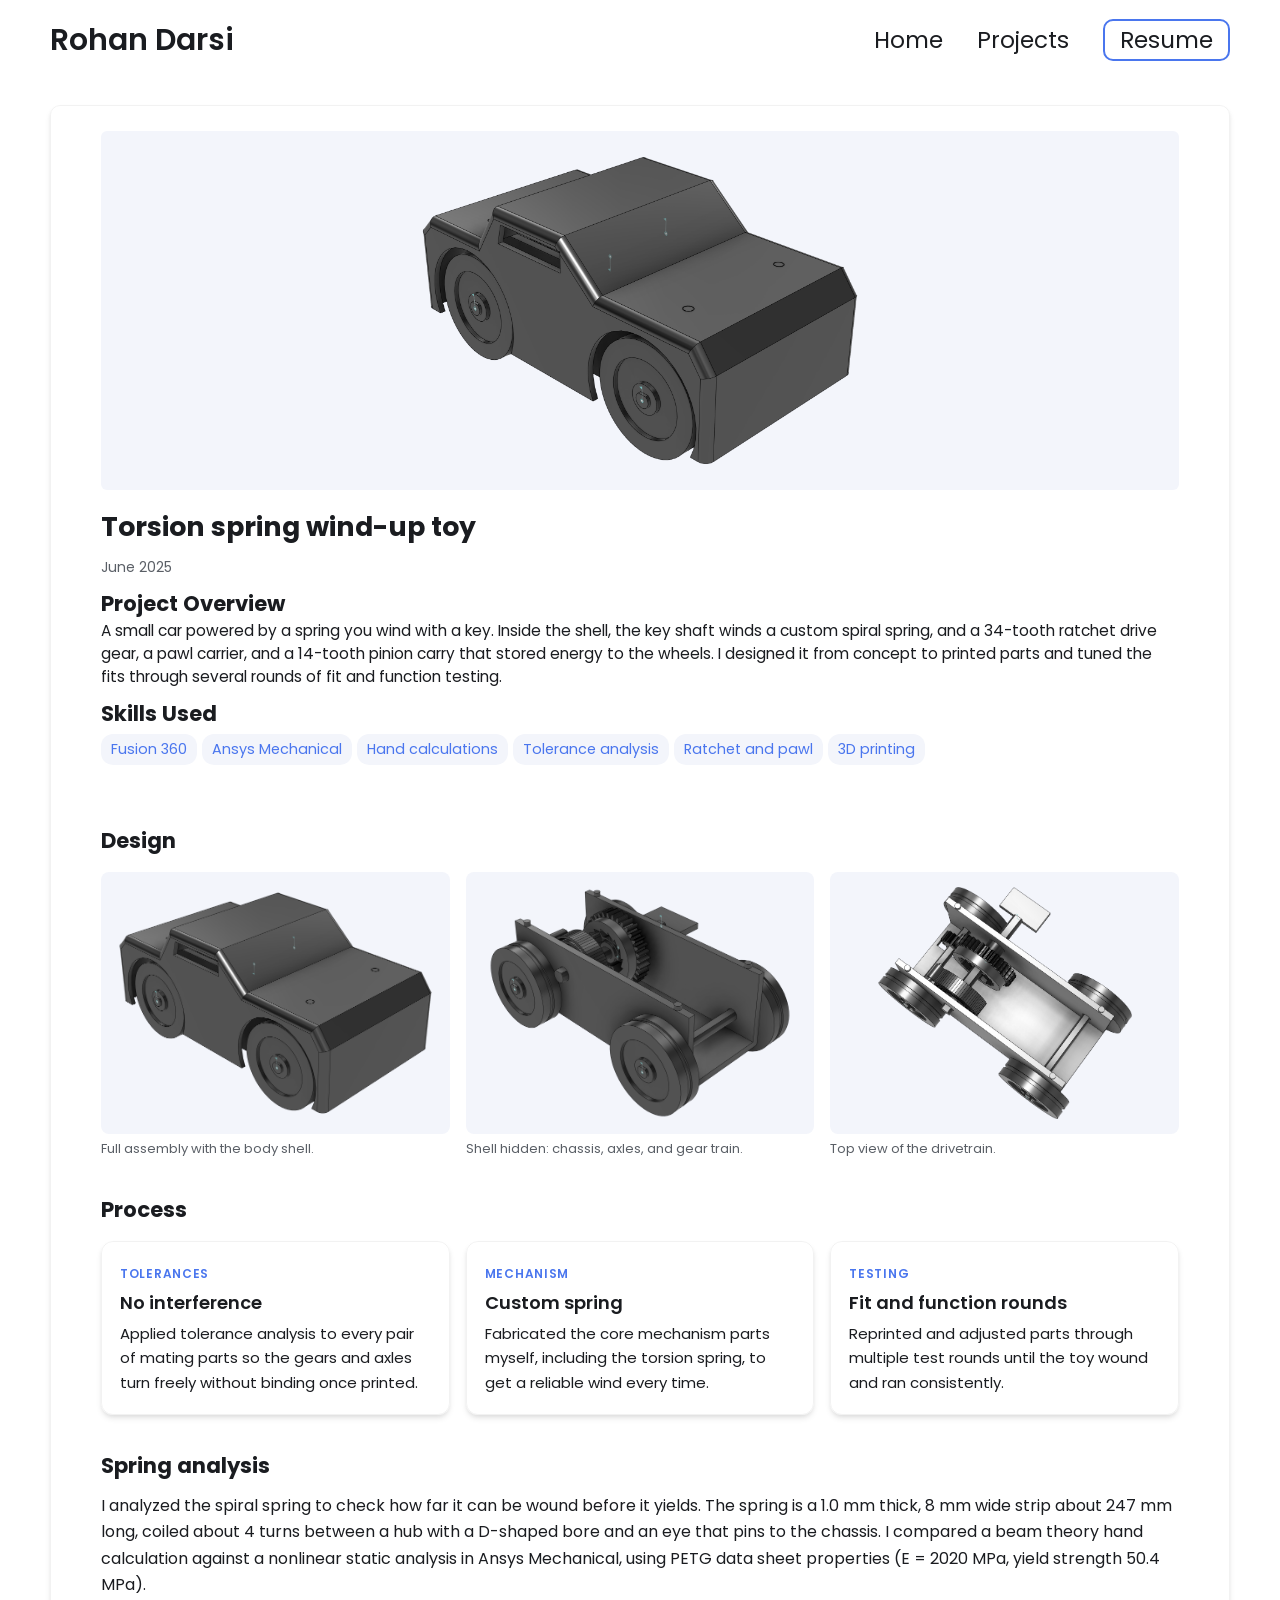
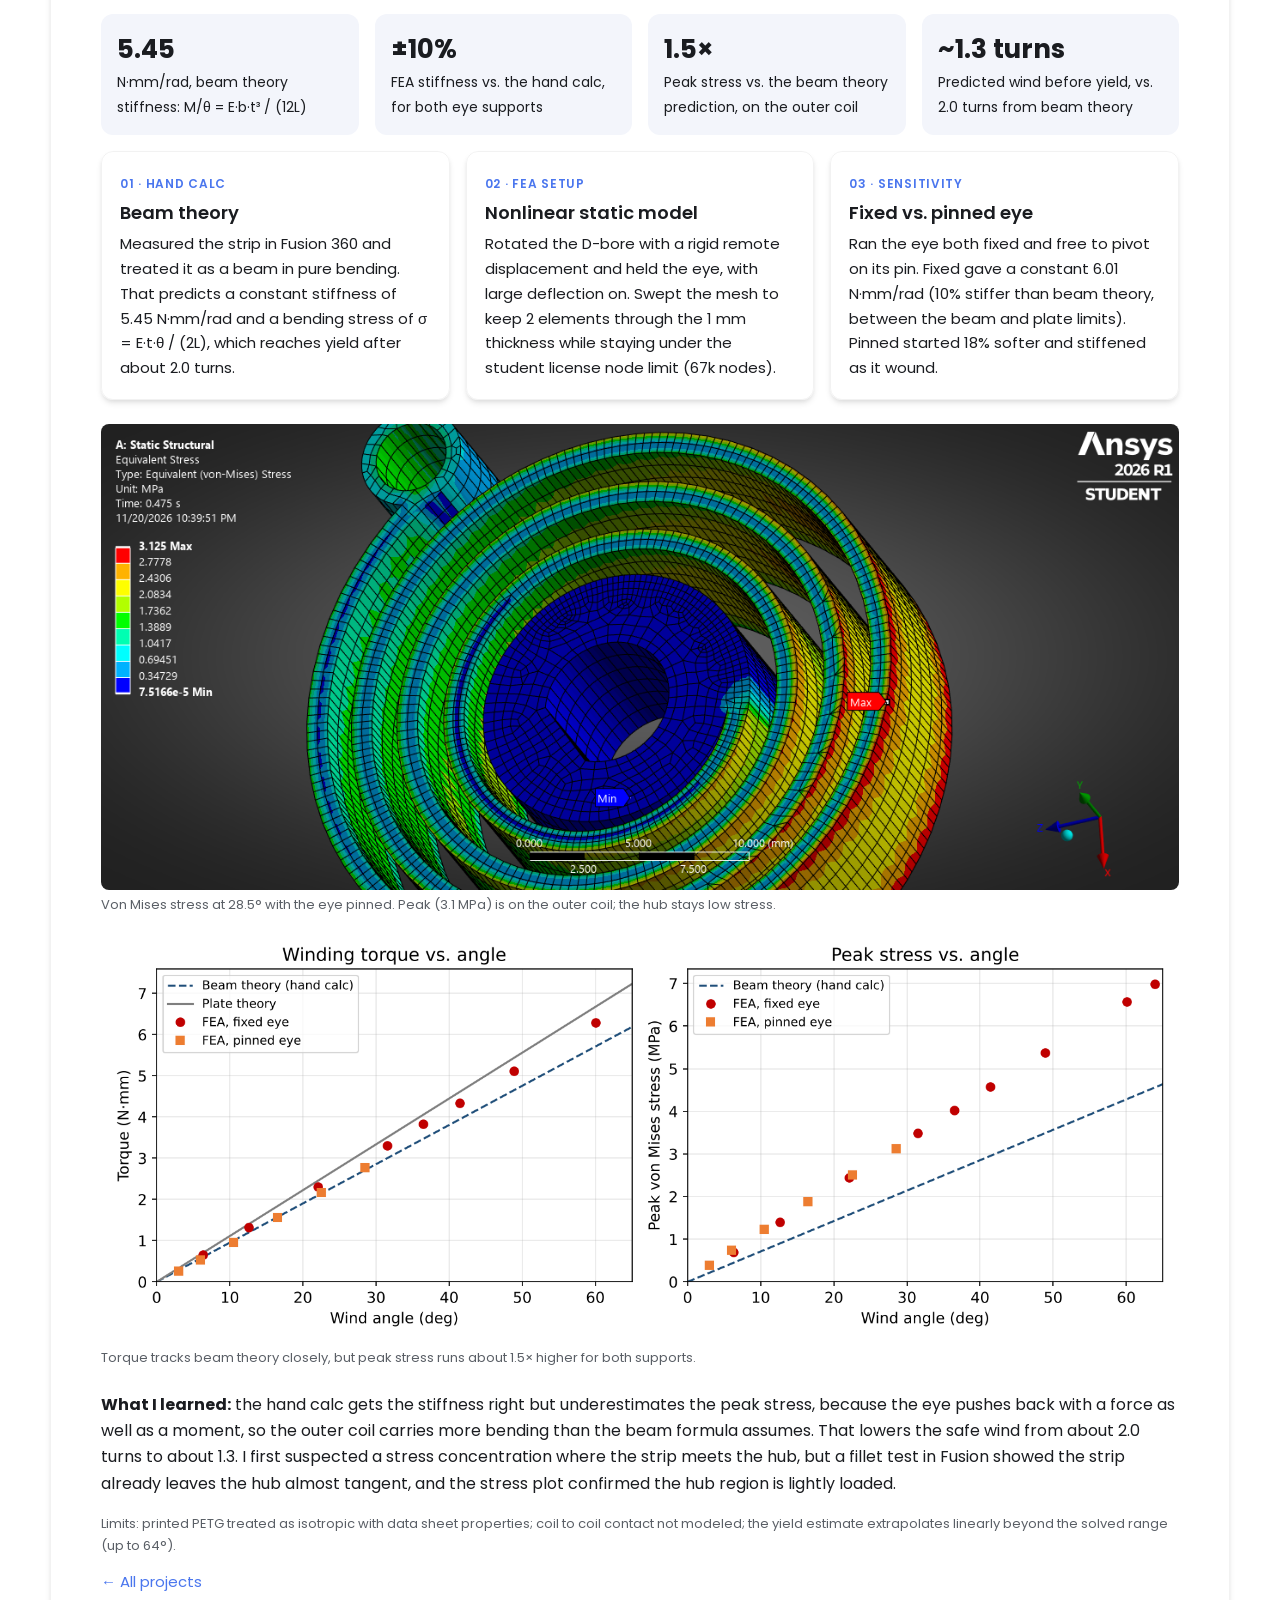
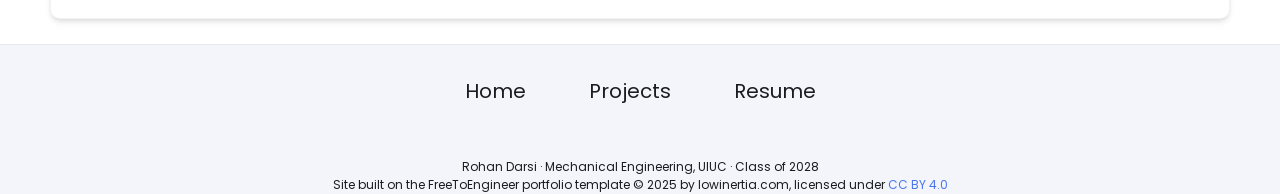
<file: projects/windup-toy/index.html>
<!DOCTYPE html>
<html lang="en">
<head>
    <meta charset="UTF-8">
    <meta name="viewport" content="width=device-width, initial-scale=1.0">
    <title>Torsion spring wind-up toy | Rohan Darsi</title>
    <meta name="description" content="A small car powered by a spring you wind with a key. Inside the shell, the key shaft winds a custom spiral spring, and a 34-tooth ratchet drive gear, ">
    <link rel="preconnect" href="https://fonts.googleapis.com">
    <link rel="preconnect" href="https://fonts.gstatic.com" crossorigin>
    <link href="https://fonts.googleapis.com/css2?family=Poppins:wght@400;600&display=swap" rel="stylesheet">
    <link rel="stylesheet" href="https://cdnjs.cloudflare.com/ajax/libs/font-awesome/6.7.2/css/all.min.css" integrity="sha512-Evv84Mr4kqVGRNSgIGL/F/aIDqQb7xQ2vcrdIwxfjThSH8CSR7PBEakCr51Ck+w+/U6swU2Im1vVX0SVk9ABhg==" crossorigin="anonymous" referrerpolicy="no-referrer" />
    <link rel="stylesheet" href="/css/styles.css">
    <link rel="stylesheet" href="/css/custom.css">
    <script src="/assets/js/script.js"></script>
</head>
<body>
<nav>
    <div class="left"><a href="/">Rohan Darsi</a></div>
    <div class="right desktop-nav">
        <a href="/"><span>Home</span></a>
        <a href="/projects/"><span>Projects</span></a>
        <a href="/assets/resume/resume.pdf" target="_blank" rel="noopener noreferrer"><span>Resume</span></a>
    </div>
    <button class="menu-toggle" aria-label="Toggle menu"><i class="fa fa-bars fa-2x"></i></button>
    <div class="mobile-nav">
        <a href="/"><span>Home</span></a>
        <a href="/projects/"><span>Projects</span></a>
        <a href="/assets/resume/resume.pdf" target="_blank" rel="noopener noreferrer"><span>Resume</span></a>
    </div>
</nav>
<div class="page">
<div class="post-view">
    <div class="summary">
        <img src="/images/t1.png" class="contain" alt="Torsion spring wind-up toy image">
        <div class="title-header"><h1>Torsion spring wind-up toy</h1></div>
        <p class="meta">June 2025</p>
        <div class="project-description">
            <h2>Project Overview</h2>
            <p>A small car powered by a spring you wind with a key. Inside the shell, the key shaft winds a custom spiral spring, and a 34-tooth ratchet drive gear, a pawl carrier, and a 14-tooth pinion carry that stored energy to the wheels. I designed it from concept to printed parts and tuned the fits through several rounds of fit and function testing.</p>
        </div>
        <div class="skills-card">
            <h2>Skills Used</h2>
            <div class="skills-list"><span class="skill">Fusion 360</span><span class="skill">Ansys Mechanical</span><span class="skill">Hand calculations</span><span class="skill">Tolerance analysis</span><span class="skill">Ratchet and pawl</span><span class="skill">3D printing</span></div>
        </div>
    </div>
    <div class="content">

<h2>Design</h2>
<div class="figs">
<figure><img src="/images/t1.png" alt="Wind-up toy car assembly with body shell"><figcaption>Full assembly with the body shell.</figcaption></figure>
<figure><img src="/images/t2.png" alt="Wind-up toy with the shell hidden to show the gear train"><figcaption>Shell hidden: chassis, axles, and gear train.</figcaption></figure>
<figure><img src="/images/t4.png" alt="Top view of the wind-up toy drivetrain"><figcaption>Top view of the drivetrain.</figcaption></figure>
</div>

<h2>Process</h2>
<div class="steps">
<div class="step"><span class="label">TOLERANCES</span><h3>No interference</h3><p>Applied tolerance analysis to every pair of mating parts so the gears and axles turn freely without binding once printed.</p></div>
<div class="step"><span class="label">MECHANISM</span><h3>Custom spring</h3><p>Fabricated the core mechanism parts myself, including the torsion spring, to get a reliable wind every time.</p></div>
<div class="step"><span class="label">TESTING</span><h3>Fit and function rounds</h3><p>Reprinted and adjusted parts through multiple test rounds until the toy wound and ran consistently.</p></div>
</div>

<h2>Spring analysis</h2>
<p>I analyzed the spiral spring to check how far it can be wound before it yields. The spring is a 1.0 mm thick, 8 mm wide strip about 247 mm long, coiled about 4 turns between a hub with a D-shaped bore and an eye that pins to the chassis. I compared a beam theory hand calculation against a nonlinear static analysis in Ansys Mechanical, using PETG data sheet properties (E = 2020 MPa, yield strength 50.4 MPa).</p>

<div class="stats">
<div class="stat"><b>5.45</b><span>N·mm/rad, beam theory stiffness: M/θ = E·b·t³ / (12L)</span></div>
<div class="stat"><b>±10%</b><span>FEA stiffness vs. the hand calc, for both eye supports</span></div>
<div class="stat"><b>1.5×</b><span>Peak stress vs. the beam theory prediction, on the outer coil</span></div>
<div class="stat"><b>~1.3 turns</b><span>Predicted wind before yield, vs. 2.0 turns from beam theory</span></div>
</div>

<div class="steps">
<div class="step"><span class="label">01 · HAND CALC</span><h3>Beam theory</h3><p>Measured the strip in Fusion 360 and treated it as a beam in pure bending. That predicts a constant stiffness of 5.45 N·mm/rad and a bending stress of σ = E·t·θ / (2L), which reaches yield after about 2.0 turns.</p></div>
<div class="step"><span class="label">02 · FEA SETUP</span><h3>Nonlinear static model</h3><p>Rotated the D-bore with a rigid remote displacement and held the eye, with large deflection on. Swept the mesh to keep 2 elements through the 1 mm thickness while staying under the student license node limit (67k nodes).</p></div>
<div class="step"><span class="label">03 · SENSITIVITY</span><h3>Fixed vs. pinned eye</h3><p>Ran the eye both fixed and free to pivot on its pin. Fixed gave a constant 6.01 N·mm/rad (10% stiffer than beam theory, between the beam and plate limits). Pinned started 18% softer and stiffened as it wound.</p></div>
</div>

<div class="figs wide">
<figure><img src="/images/t_stress.png" alt="Ansys equivalent stress plot of the spiral spring at 28.5 degrees of wind with the eye pinned, peak stress on the outer coil"><figcaption>Von Mises stress at 28.5° with the eye pinned. Peak (3.1 MPa) is on the outer coil; the hub stays low stress.</figcaption></figure>
<figure><img src="/images/t_charts.png" alt="Charts of winding torque and peak stress versus wind angle comparing beam theory to FEA with fixed and pinned eye"><figcaption>Torque tracks beam theory closely, but peak stress runs about 1.5× higher for both supports.</figcaption></figure>
</div>

<p><strong>What I learned:</strong> the hand calc gets the stiffness right but underestimates the peak stress, because the eye pushes back with a force as well as a moment, so the outer coil carries more bending than the beam formula assumes. That lowers the safe wind from about 2.0 turns to about 1.3. I first suspected a stress concentration where the strip meets the hub, but a fillet test in Fusion showed the strip already leaves the hub almost tangent, and the stress plot confirmed the hub region is lightly loaded.</p>
<p class="note">Limits: printed PETG treated as isotropic with data sheet properties; coil to coil contact not modeled; the yield estimate extrapolates linearly beyond the solved range (up to 64°).</p>

    </div>
    <a class="back" href="/projects/">← All projects</a>
</div>
</div>
<footer>
    <div class="footer-content">
        <div class="links">
            <a href="/"><span>Home</span></a>
            <a href="/projects/"><span>Projects</span></a>
            <a href="/assets/resume/resume.pdf" target="_blank" rel="noopener noreferrer"><span>Resume</span></a>
        </div>
    </div>
    <div class="license">
        <p>Rohan Darsi · Mechanical Engineering, UIUC · Class of 2028</p>
        <p>Site built on the FreeToEngineer portfolio template © 2025 by lowinertia.com, licensed under <a href="https://creativecommons.org/licenses/by/4.0/?ref=chooser-v1">CC BY 4.0</a></p>
    </div>
</footer>
</body>
</html>
</file>
<file: css/styles.css>
:root {
  --text-color: #1a1c20;
  --border-color: #ddd;
  --link-color: #4a76ee;
  --highlight-color: #0c0cf2;
  --background-color: #ffffff;
  --light-background-color: #f3f5fb;
}

* {
    margin: 0;
    padding: 0;
    box-sizing: border-box;

}

html {
    scroll-behavior: smooth
}

body {
    padding: 0 50px;
    font-family: 'Poppins', sans-serif;
    background-color: var(--background-color);
    max-width: 1400px;
    margin: 0 auto;
}

a {
    color: var(--link-color);
    text-decoration: none;
}

h1 {
    color: var(--text-color);
    font-size: calc(14px + 1.0vw); /* Base size of 20px, increases with viewport width */
}
h2 {
    color: var(--text-color);
    font-size: calc(11px + 0.8vw);
}
h3 {
    font-weight: normal;
    color: var(--text-color);
    font-size: calc(9px + 0.6vw);
}

span {
    color: var(--text-color);
  }

p {
    color: var(--text-color);
    font-size: calc(9px + 0.5vw);
    margin-bottom: 1em;
    padding: 0;
  }
  

/* NAVBAR */
nav {
    display: flex;
    justify-content: space-between;
    padding: 25px 0;
    height: 80px;
    align-items: center;
    position: relative;
}

nav .left a {
    color: var(--text-color);
    font-size: 30px;
    font-weight: 600;
}

nav .right {
    gap: 15px;
}

nav .right a {
    color: var(--text-color);
    font-size: 23px;
    margin-left: 30px;
}

nav .right a:last-child
 {
    border: 2px solid var(--link-color);
    color: var(--link-color);
    padding: 3px 15px;
    border-radius: 10px;
}

nav .right a:last-child:hover,
nav .right a span:last-child:hover,
nav .mobile-nav a:last-child:hover,
nav .mobile-nav a span:last-child:hover {
    color: var(--text-color);
    background-color: var(--light-background-color);
    border-radius: 10px;
}

/* Navbar Mobile Menu Button */
nav .menu-toggle {
    display: none;
    background: none;
    border: none;
    cursor: pointer;
    padding: 10px;
}

nav .hamburger {
    display: block;
    width: 24px;
    height: 2px;  /* Changed from 5px to 2px */
    background: var(--text-color);
    position: relative;
    transition: background 0.2s;
}

nav .hamburger::before,
nav .hamburger::after {
    content: '';
    position: absolute;
    left: 0;  /* Added to ensure proper alignment */
    width: 24px;  /* Made consistent with parent width */
    height: 2px;
    background: var(--text-color);
    transition: transform 0.2s;
}

nav .hamburger::before {
    top: -8px;  /* Adjusted spacing */
}

nav .hamburger::after {
    bottom: -8px;  /* Adjusted spacing */
}

nav .mobile-nav {
    display: none;
}



/* SECTION 1: Hero */
.hero-section {
    padding: 0 50px;
    margin: 50px 0;
    display: flex;  /* This makes .hero-section a flex container */


    border: 2px solid var(--border-color);
    border-image: linear-gradient(
        45deg, var(--border-color) 1%, transparent 1%, transparent 99%, var(--border-color) 99%
        ) 
        1;
    
}

.hero-section .group {
    display: flex;
    justify-content: space-between;
    align-items: center;
    padding: 0;
    gap: 40px;
    border-radius: 8px;
}

.hero-section .text {
    flex: 5;
}

.hero-section .text h2 {
    font-size: 50px;
}

.hero-section .text .external-links i {
    font-size: 20px;
    padding: 0 5px;
    color: var(--text-color);
}

.hero-section .text h3 {
    font-size: 18px;
    color: var(--text-color);
}

.hero-section .text p {
    margin-top: 15px;
    font-size: 15px;
    padding: 0px;
    color: var(--text-color);
}

.hero-section .text .links {
    margin-top: 25px;
}

.hero-section .text .links a {
    display: inline-block;
    padding: 5px 10px;
    color: var(--link-color);
    border: 2px solid var(--link-color);
    border-radius: 5px;
    margin-right: 10px;
    margin-bottom: 10px;
    transition: 0.1s;
}

.hero-section .text .links a span {
    color: var(--link-color);
}

.hero-section .text .links a:hover,
.hero-section .text .links a:hover span {
    color: var(--text-color);
}

.hero-section .headshot {
    flex: 3;
    display: flex;
    justify-content: right;
}

.hero-section .headshot img {
    width: 400px;
    aspect-ratio: 1/1;
    object-fit: cover;
    border-radius: 50%;
}

/* NAVIGATION ARROW */
.arrow{
    margin-top: 125px;
    margin-bottom: 300px;
    display: flex;
    justify-content: center;  
}

.arrow a   {
    font-size: 20px;
    color: var(--link-color);
    display: inline-block;  /* This makes .hero-section a flex container */
    align-items: center;
    border: 2px solid var(--link-color);
    border-radius: 15px;
    padding: 10px 20px;
    text-align: center;
}

.arrow a > * {
    display: block; 
    margin: 0 auto; 
}

.arrow a:hover   {
    color: var(--text-color);
    border: 2px solid var(--text-color)

}


/*SECTION 2: PROJECT GRID */
.project-grid-section {
    margin-bottom: 100px;
    margin-top: 50px;
    display:flex;
    flex-direction: column;
    justify-content: center; 
   }

.project-grid-section h2{
    font-size: 34px;
    margin-bottom: 10px;
    padding: 0 10px;
}

.project-grid-section .grid-container {
    display: grid;
    grid-template-columns: repeat(auto-fit, minmax(450px, 1fr));
    gap: 25px;
    width: 100%;
    margin: 0 auto;
    align-items: stretch;
  
}

.project-grid-section .project-link {
    text-decoration: none;
    color: inherit;
    display: inline-block;
}

.project-grid-section .grid-container .project-link .project-card {
    display: flex;
    flex-direction: column;
    width: 100%;
    height: 100%; /* Take full height of grid cell */
    box-sizing: border-box;
    padding: 15px;
    background: var(--background-color);
    box-shadow: 0 4px 6px -1px rgba(0, 0, 0, 0.1), 
                0 2px 4px -1px rgba(0, 0, 0, 0.06);
    border-radius: 8px;
    border: 1px solid rgba(0, 0, 0, 0.05);
    transition: all 0.3s ease;
    overflow: hidden;
}

.project-card img {
    width: 100%; 
    max-width: 100%; 
    aspect-ratio: 3/1;
    object-fit: cover;
    display: block;
    border-radius: 6px;
    margin-bottom: 10px; 
}


.project-card .project-title {
    font-size: 1.4em;
    text-decoration: none;
    transition: color 0.3s ease; 
    margin-bottom: 10px
}

.project-card .project-title:hover {
    text-decoration: underline;
}


.project-card .project-skills {
    display: flex;
    flex-wrap: wrap;
    gap: 4px;
    margin-bottom: 5px;
}

.project-card .project-skills .skill {
    padding: 0 6px;
    border-radius: 10px;
    font-size: 0.9em;
    background-color: var(--light-background-color);
    color: var(--link-color);
    white-space: nowrap; 
}

.project-card .project-description {
    display: -webkit-box;
    -webkit-line-clamp: 4; 
    line-clamp: 4px;
    -webkit-box-orient: vertical;
    overflow: hidden;
    text-overflow: ellipsis;
    word-break: break-word;
    line-height: 1.5; 
    max-height: calc(1.5em * 4); 
}

.project-card .read-more {
    background-color: transparent;
    border: none;
    color: var(--highlight-color);
    cursor: pointer;
    font-size: 0.9em;
    margin-top: 5px;
    text-align: start;
}

.project-card .read-more:hover {
    text-decoration: underline;
}



/* SECTION 3: SKILLS */
.skills-section {
    margin-bottom: 100px;
    display:flex;
    flex-direction: column;
}

.skills-section h2 {
    font-size: 34px;
    margin-bottom: 15px;
}




.skills-section .skill-categories {
    list-style: none;
    padding-left: 0;
   }

.skills-section .skill-categories .skills-card  span{
    margin-bottom: 10px;
}

.skills-section .skill-categories .skills-card {
    margin-bottom: 15px;
    padding: 15px;
    border-radius: 15px;
    border: 1px solid rgba(0, 0, 0, 0.05);    
    box-shadow: 0 4px 6px -1px rgba(0, 0, 0, 0.1), 
                  0 2px 4px -1px rgba(0, 0, 0, 0.06);
   }

.skills-section .skill-categories .category-label {
    font-size: 20px;
    display: grid; 
    font-weight: 600;
}

.skills-section .skill-categories .skills-list {
    display: flex; 
    flex-wrap: wrap;
    padding-left: 0; 
    margin-right: 10px;
    gap: 8px;
    }

.skills-section .skill-categories .skill {
    display:flex;
    justify-content: center;
    align-items: center;
    padding: 3px 8px;
    background-color: var(--light-background-color);
    color: var(--link-color);
    border-radius: 10px;
    font-size: 14px;
}


/* SECTION 4: CONTACT */
.contact-section {
    padding: 25px 25px;
    max-width: 600px;
    margin: 0 auto; 
    border-radius: 20px; 
    margin-bottom: 100px;
      
}

.contact-section h2 {
    font-size: 34px;
    text-align: center;
}

.contact-section .group {
    display: flex;
}
.contact-section .group .text {
    flex:3;
}
.contact-section .group form {
    flex:3;
    display: flex;
    flex-direction: column;
    color:var(--text-color)
}

.contact-section .group form input, .contact-section .group form textarea {
    font-family: 'Poppins', sans-serif;
    background-color: transparent;
    border: 1px solid var(--text-color);
    padding:5px;
    margin-bottom: 10px;
    outline: none;
    resize: none;
    font-size: 13px;
    
}

.contact-section .group form button {
    font-size: 16px;
    font-family: 'Poppins', sans-serif;
    color: #fff;
    background-color: var(--link-color);
    border:none;
    height: 50px;
    cursor: pointer;
    transition: 0.1s
}


/* FOOTER */

footer {
    padding: 0;
    font-size: 12px;
    text-align: center;
    min-height: 150px; 
    flex-shrink: 0;
    background-color: var(--light-background-color);
    width: 100vw;
    position: relative;
    left: 50%;
    transform: translateX(-50%);
    display: flex;
    flex-direction: column;
    justify-content: space-between; 
    align-items: center;
}

footer::before {
    content: '';
    position: absolute;
    top: 0;
    left: 0;
    width: 100%;
    height: 1px; 
    background: linear-gradient(to bottom, rgba(0, 0, 0, 0.1), rgba(0, 0, 0, 0));
}

footer .footer-content {
    flex-grow: 1; 
    display: flex;
    flex-direction: column;
    justify-content: center;
    align-items: center;
}

footer .links {
    margin-bottom: 20px;
}

footer .links a {
    color: var(--text-color);
    font-size: 20px;
    margin: 0 30px;
}

footer .links a:hover {
    color: var(--link-color);
}

footer .license {
    display: flex;
    flex-direction: column;
    flex-wrap: wrap;
    text-align: center;
    gap: 0;  /* Changed from 10px to 0 */
}

footer span, p {
    word-wrap: break-word;
    overflow-wrap: break-word;
    white-space: normal;
    max-width: 100%;
    margin: 0; /* Added to remove default margins */
}

footer p {
    font-size: 12px;
    margin: 0; /* Changed from 5px 0 0 to 0 */
}






/* PROJECT POST VIEW */

.post-view {
    margin: 25px auto;
    border: 1px solid rgba(0, 0, 0, 0.05);    
    box-shadow: 0 4px 6px -1px rgba(0, 0, 0, 0.1), 
                  0 2px 4px -1px rgba(0, 0, 0, 0.06);
    border-radius: 10px
     
  }

.post-view .summary{
    padding: 25px 50px;  
}

.post-view .title-header  {
    width: 100%;
    display: flex;
}

.post-view .title-header  h1 {
    line-height: normal;
    margin-bottom: 10px;
}

.post-view .summary img {
    width: 100%;
    height: 100%;  /* Changed to 100% to fill the container */
    object-fit: cover;
    border-radius: 6px;
    aspect-ratio: 3/1;
    margin-bottom: 10px;
}

.post-view .summary .project-description {
    margin-bottom: 10px;
}

.post-view .summary .skills-card {
    display: flex;
    flex-direction: column;
    gap: 5px;
}

.post-view .summary .skills-list {
    display: flex;
    flex-wrap: wrap;
    justify-content: start;
    gap: 5px;
    
}
  
.post-view .summary .skill {
    background-color: var(--light-background-color);
    color: var(--link-color);
    border-radius: 12px;
    padding: 5px 10px;
    font-size: 0.9em;
}
  
.post-view .content {
    padding: 0 50px;
    border-radius: 10px;
}
 
.post-view .content .image-gallery {
    display: flex;
    flex-wrap: wrap;
    justify-content: flex-start;
    align-items: flex-start;
    align-content: flex-start;
    width: 100%;
    gap: 10px
}

.post-view .content .image-gallery img {
    max-height: var(--gallery-height); 
    width: auto; 
    max-width: 100%;
    object-fit: contain;
    align-self: flex-start;
}
  
.post-view .content  a {
    color: #3498db;
    text-decoration: none;
    transition: color 0.3s ease;
    margin-bottom: 1em;
  }

.post-view .content  p {
    margin-bottom: 1em;
  }

.post-view .content  a:hover {
    color: #2980b9;
  }
  
.post-view .content ul, ol {
    padding-left: 20px;
    margin: 1em 0;
  }
  
.post-view .content blockquote {
    border-left: 4px solid #3498db;
    margin: 1em 0;
    padding: 10px 20px;
    background-color: var(--light-background-color);
    color: var(--text-color);
    font-size: calc(10px + 0.5vw);
  }
  
.post-view .content   hr {
    border: 0;
    height: 1px;
    background: #ddd;     
    margin: 20px 0;
  }
  
  .post-view .content table {
    width: 100%;
    border-collapse: collapse;
    margin: 1em 0;
    background-color: var(--light-background-color);
}

.post-view .content th {
    padding: 8px;
    text-align: left;
    border-bottom: 1px solid #e9ecef;
    background-color: #f8f9fa;
    color: #495057;
    font-size: calc(10px + 0.5vw); /* Matches h2 size */
}

.post-view .content td {
    padding: 8px;
    text-align: left;
    border-bottom: 1px solid #e9ecef;
    color: var(--text-color);
    font-size: calc(10px + 0.5vw); /* Matches p size */
}

.youtube-container {
    width: 100%;
    max-width: var(--max-width);
    margin: 0 ;
    padding: 5px
}

.youtube-aspect-ratio {
    position: relative;
    width: 100%;
    padding-bottom: 56.25%; /* 16:9 Aspect Ratio */
}

.youtube-aspect-ratio iframe {
    position: absolute;
    top: 0;
    left: 0;
    width: 100%;
    height: 100%;
}




/*     Responsive styles     */

@media (max-width: 1200px){
    body{
        padding: 0 20px;
    }
    
    /* SECTION 1:HERO */
    .hero-section {
        padding: 0 20px;
        border: none;
       
        
    }
    .hero-section .group{
        flex-direction: column-reverse;
        text-align: center;
    }
    .hero-section .headshot img{
        width: 300px;
        justify-content: center
    }

    .hero-section .text h2 {
        font-size: 35px;
    }
    

    /*   Section 2: Project-grid  */
    .project-grid-section .grid-container .project-card {
        max-width: 500px;
        height: 500px; 
        margin: 0 auto;
    }


}


@media (max-width: 768px) {
    /* NEVBAR*/
    .desktop-nav {
        display: none;
    }

    nav .menu-toggle {
        display: block;  
    }
    .menu-toggle {
        display: block;
    }

    .mobile-nav {
        display: none;
        position: absolute;
        top: 100%;
        left: 0;
        right: 0;
        background: var(--light-background-color);
        flex-direction: column;
        border-top: 1px solid var(--border-color);
        border-radius: 0 0 10px 10px;
        z-index: 1000;
    }

    .mobile-nav.active {
        display: flex;
    }

    .mobile-nav a {
        color: var(--text-color);
        font-size: 20px;
        padding: 5px;
        text-align: center;
        display: flex;
        align-items: center;
        justify-content: center;
        min-height: 50px; 
    }

    .menu-toggle.active .hamburger {
        background: transparent;
    }

    .menu-toggle.active .hamburger::before {
        transform: rotate(45deg);
        top: 0;
    }

    .menu-toggle.active .hamburger::after {
        transform: rotate(-45deg);
        bottom: 0;
    } 
    
  

    
      
    /*SECTION 1: Hero */
    .hero-section .group .text h2 {
        flex-direction: column-reverse;
        display: flex;
        font-size: 40px;   
      }
    
    .hero-section .group .text h2 .external-links i {
        font-size: 16px; /* Example: reducing icon size */
        margin: 0
    }

    .arrow {
        display: none;
    }

    .project-grid-section .grid-container {
    grid-template-columns: repeat(auto-fit, minmax(300px, 1fr));
    }
  
    /*SECTION 4:Contact */
    .contact-section .group{
        flex-direction: column;
    }



    footer {
        padding: 0 35px
    }
    footer .links a {
        font-size: 15px;
        margin: 0 15px;
    }
    footer .links {
        margin-bottom: 10px;
    }
  


    /* Project Post Page */
    .post-view {
        margin: 0;
         
    }
    .post-view .content {
        padding: 0 5px;
        margin: 0
      
    
    }
    .post-view .summary{
        padding: 5px 5px;
        
         
    }
    .post-view.image-gallery {
        column-gap: 5px;
        row-gap: 5px;
      }
      
    .video-container {
        margin:0 auto;
    }
    
}


@media (max-width: 600px){
    body{
        padding: 0 10px;
    }
    /*SECTION 1:HERO */
    .hero-section {
        padding: 0 20px
    }
    .hero-section .text h2 {
        font-size: 30px
    }

    .hero-section .text .links a {
        font-size: 13px;
        padding: 5px;
    }
    .hero-section .headshot img{
        width: 275px;
        justify-content: center
    }
      
    
    /*SECTION 3:Skills */
    .skills-section {
        padding: 0 5px
    }
   
    .skills-section span {
        font-size: 16px;
    }

    /*SECTION 4: Contact */
    .contact-section{
        padding: 0 20px
    }

    .post-view {
        margin: 5px;
        border: none;
        box-shadow: none  
      }

    .post-view .content {
        padding: 5px;
      }

      
}
</file>
<file: css/custom.css>
/* Additions on top of the FreeToEngineer template styles (css/styles.css). */

/* Hero image: project render instead of a round headshot until a photo is added */
.hero-section .headshot img.render {
    border-radius: 12px;
    aspect-ratio: 4/3.4;
    object-fit: contain;
    background: var(--light-background-color);
}

/* Project cards: keep renders fully visible on a light backdrop */
.project-card img.contain {
    object-fit: contain;
    background: var(--light-background-color);
}
.project-card .no-image {
    width: 100%;
    aspect-ratio: 3/1;
    border-radius: 6px;
    margin-bottom: 10px;
    background: var(--light-background-color);
    display: flex;
    align-items: center;
    justify-content: center;
    color: var(--link-color);
    font-size: 40px;
}
.project-card .project-meta {
    font-size: 13px;
    color: #5a5f66;
    margin-bottom: 6px;
}

/* Experience section, styled like the template's skills cards */
.experience-section {
    margin-bottom: 100px;
}
.experience-section h2 {
    font-size: 34px;
    margin-bottom: 15px;
}
.experience-section .exp-card {
    margin-bottom: 15px;
    padding: 20px;
    border-radius: 15px;
    border: 1px solid rgba(0, 0, 0, 0.05);
    box-shadow: 0 4px 6px -1px rgba(0, 0, 0, 0.1), 0 2px 4px -1px rgba(0, 0, 0, 0.06);
}
.experience-section .exp-head {
    display: flex;
    flex-wrap: wrap;
    justify-content: space-between;
    gap: 6px;
}
.experience-section .exp-head h3 {
    font-size: 20px;
    font-weight: 600;
}
.experience-section .exp-head span,
.experience-section .exp-role {
    font-size: 14px;
    color: #5a5f66;
}
.experience-section .exp-role {
    display: block;
    margin: 2px 0 10px 0;
}
.experience-section ul {
    padding-left: 20px;
}
.experience-section li {
    font-size: 15px;
    line-height: 1.7;
    color: var(--text-color);
}
.experience-section .note {
    font-size: 13px;
    color: #5a5f66;
    margin-top: 8px;
}

/* Contact section without a form */
.contact-section .contact-card {
    text-align: center;
    padding: 25px;
    border-radius: 15px;
    border: 1px solid rgba(0, 0, 0, 0.05);
    box-shadow: 0 4px 6px -1px rgba(0, 0, 0, 0.1), 0 2px 4px -1px rgba(0, 0, 0, 0.06);
}
.contact-section .contact-card p {
    font-size: 16px;
    margin-bottom: 15px;
}
.contact-section .contact-links {
    display: flex;
    flex-wrap: wrap;
    justify-content: center;
    gap: 10px;
}
.contact-section .contact-links a {
    display: inline-block;
    padding: 8px 14px;
    color: var(--link-color);
    border: 2px solid var(--link-color);
    border-radius: 5px;
    font-size: 15px;
}
.contact-section .contact-links a:hover { color: var(--text-color); border-color: var(--text-color); }
.contact-section .contact-links a i { margin-right: 6px; }

/* Project pages: figures with captions, step cards, stat tiles */
.post-view .summary .meta {
    font-size: 14px;
    color: #5a5f66;
    margin-bottom: 10px;
}
.post-view .summary img.contain {
    object-fit: contain;
    background: var(--light-background-color);
}
.post-view .content h2 {
    margin: 35px 0 12px 0;
}
.post-view .content p {
    font-size: 16px;
    line-height: 1.65;
}
.post-view .content .figs {
    display: grid;
    grid-template-columns: repeat(auto-fit, minmax(260px, 1fr));
    gap: 16px;
    margin: 16px 0 24px 0;
}
.post-view .content figure {
    margin: 0;
}
.post-view .content figure img {
    width: 100%;
    aspect-ratio: 4/3;
    object-fit: contain;
    background: var(--light-background-color);
    border-radius: 8px;
    display: block;
}
.post-view .content figcaption {
    font-size: 13px;
    color: #5a5f66;
    margin-top: 6px;
    line-height: 1.45;
}
.post-view .content .steps {
    display: grid;
    grid-template-columns: repeat(auto-fit, minmax(260px, 1fr));
    gap: 16px;
    margin: 16px 0 24px 0;
}
.post-view .content .step {
    padding: 18px;
    border-radius: 12px;
    border: 1px solid rgba(0, 0, 0, 0.05);
    box-shadow: 0 4px 6px -1px rgba(0, 0, 0, 0.1), 0 2px 4px -1px rgba(0, 0, 0, 0.06);
}
.post-view .content .step .label {
    font-size: 12px;
    font-weight: 600;
    letter-spacing: 0.06em;
    color: var(--link-color);
}
.post-view .content .step h3 {
    font-size: 18px;
    font-weight: 600;
    margin: 4px 0 6px 0;
}
.post-view .content .step p {
    font-size: 15px;
    margin: 0;
}
.post-view .content .stats {
    display: grid;
    grid-template-columns: repeat(auto-fit, minmax(180px, 1fr));
    gap: 16px;
    margin: 16px 0 8px 0;
}
.post-view .content .stat {
    padding: 16px;
    border-radius: 12px;
    background: var(--light-background-color);
}
.post-view .content .stat b {
    display: block;
    font-size: 26px;
    color: var(--text-color);
}
.post-view .content .stat span {
    font-size: 14px;
}
.post-view .content .note {
    font-size: 13px;
    color: #5a5f66;
}
.post-view .content .video-row {
    display: flex;
    flex-wrap: wrap;
    gap: 24px;
    align-items: center;
    margin: 16px 0 24px 0;
}
.post-view .content .video-row video {
    width: 300px;
    max-width: 100%;
    border-radius: 10px;
    background: #1a1c20;
}
.post-view .content .video-row div {
    flex: 1 1 300px;
}
.post-view .back {
    display: inline-block;
    margin: 0 50px 25px 50px;
    font-size: 15px;
}

@media (max-width: 768px) {
    .post-view .back { margin: 0 5px 20px 5px; }
}

/* Full-width figures for wide images (plots, charts) */
.post-view .content .figs.wide {
    grid-template-columns: 1fr;
}
.post-view .content .figs.wide figure img {
    aspect-ratio: auto;
    height: auto;
    background: none;
}
</file>
